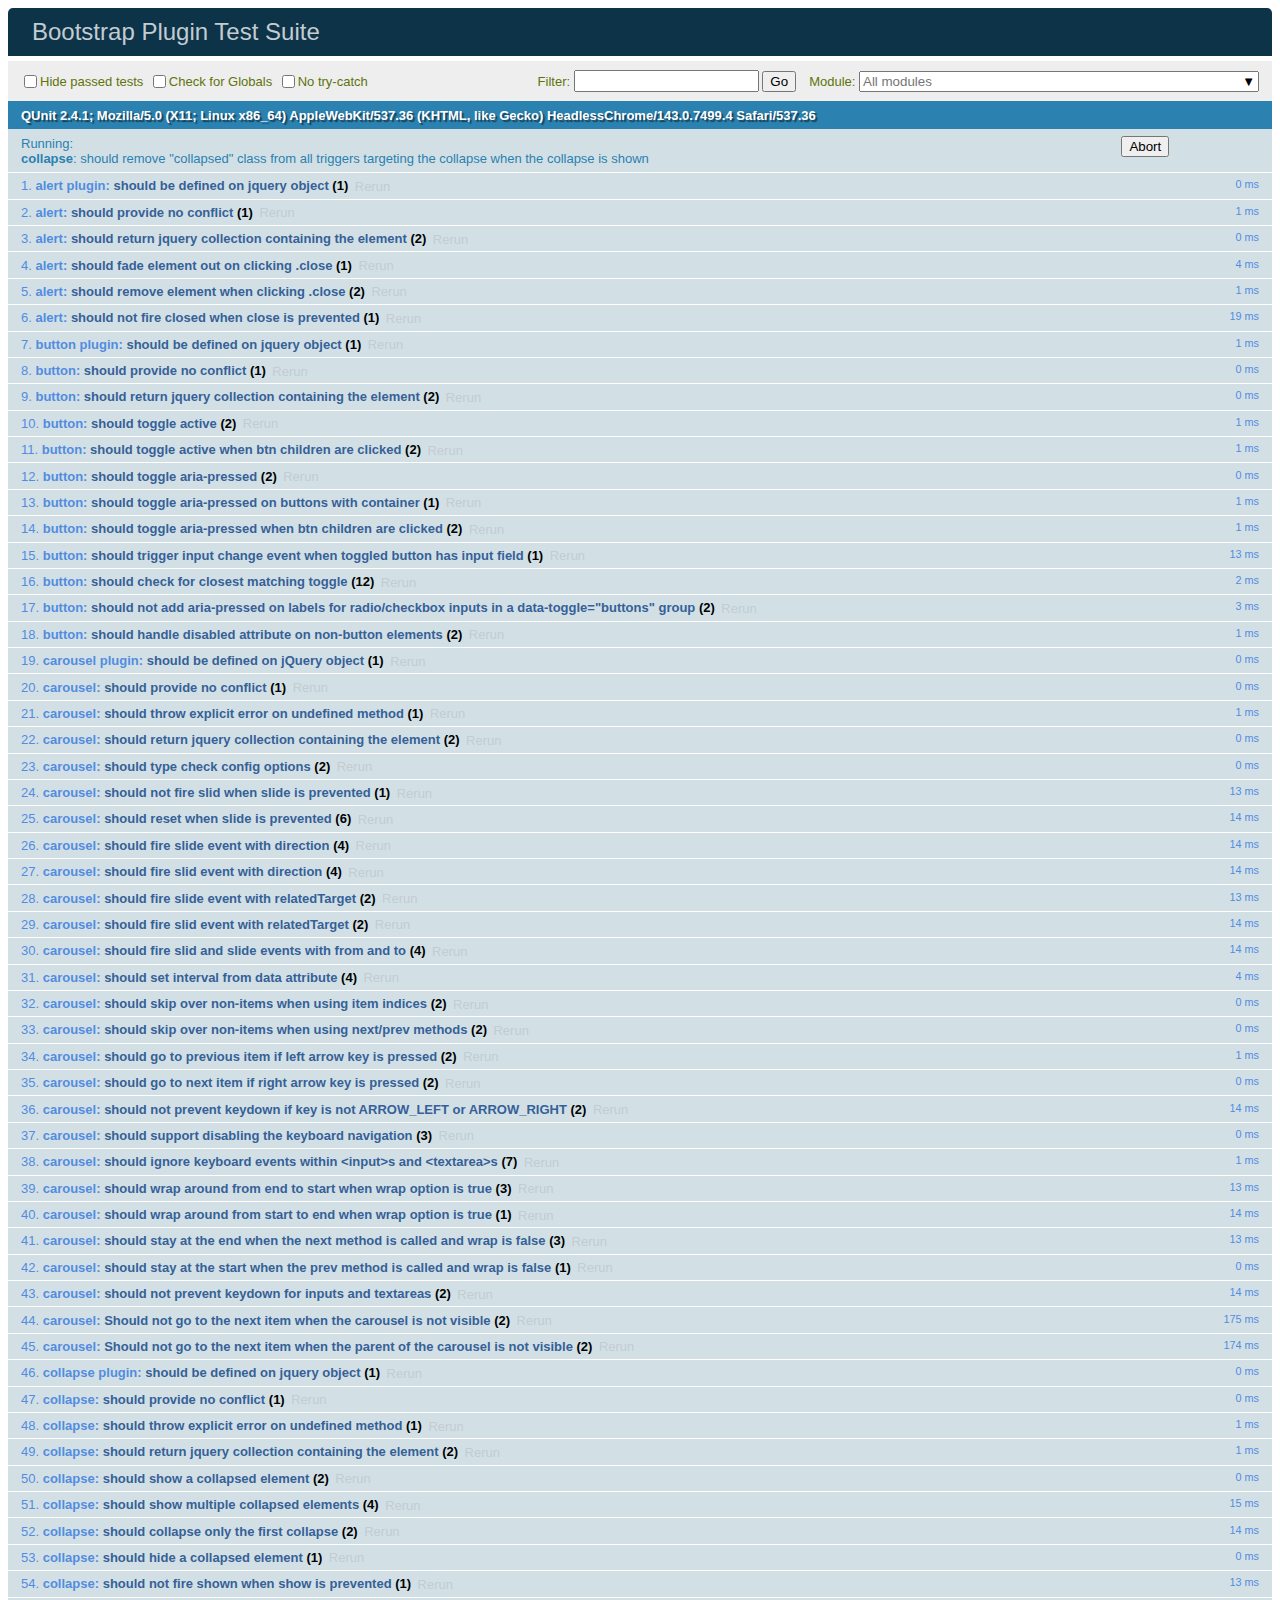
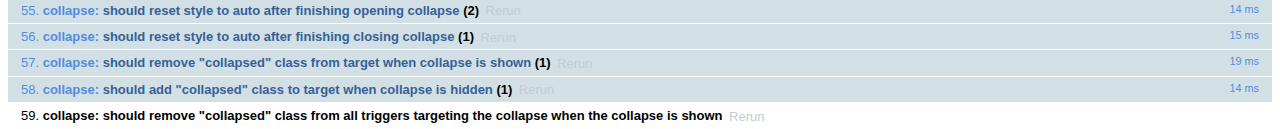
<file: static/bootstrap/js/tests/index.html>
<!doctype html>
<html lang="en">
  <head>
    <meta charset="utf-8">
    <meta name="viewport" content="width=device-width, initial-scale=1, shrink-to-fit=no">
    <title>Bootstrap Plugin Test Suite</title>

    <!-- jQuery -->
    <script>
      (function () {
        var path = '../../assets/js/vendor/jquery-slim.min.js'
        // get jquery param from the query string.
        var jQueryVersion = location.search.match(/[?&]jquery=(.*?)(?=&|$)/)

        // If a version was specified, use that version from our vendor folder
        if (jQueryVersion) {
          path = 'vendor/jquery-' + jQueryVersion[1] + '.min.js'
        }
        document.write('<script src="' + path + '"><\/script>')
      }())
    </script>
    <script src="../../assets/js/vendor/popper.min.js"></script>

    <!-- QUnit -->
    <link rel="stylesheet" href="vendor/qunit.css" media="screen">
    <script src="vendor/qunit.js"></script>

    <script>
      // Disable jQuery event aliases to ensure we don't accidentally use any of them
      [
        'blur',
        'focus',
        'focusin',
        'focusout',
        'resize',
        'scroll',
        'click',
        'dblclick',
        'mousedown',
        'mouseup',
        'mousemove',
        'mouseover',
        'mouseout',
        'mouseenter',
        'mouseleave',
        'change',
        'select',
        'submit',
        'keydown',
        'keypress',
        'keyup',
        'contextmenu'
      ].forEach(function(eventAlias) {
        $.fn[eventAlias] = function() {
          throw new Error('Using the ".' + eventAlias + '()" method is not allowed, so that Bootstrap can be compatible with custom jQuery builds which exclude the "event aliases" module that defines said method. See https://github.com/twbs/bootstrap/blob/master/CONTRIBUTING.md#js')
        }
      })

      // Require assert.expect in each test
      QUnit.config.requireExpects = true

      // See https://github.com/axemclion/grunt-saucelabs#test-result-details-with-qunit
      var log = []
      var testName

      QUnit.done(function(testResults) {
        var tests = []
        for (var i = 0; i < log.length; i++) {
          var details = log[i]
          tests.push({
            name: details.name,
            result: details.result,
            expected: details.expected,
            actual: details.actual,
            source: details.source
          })
        }
        testResults.tests = tests

        window.global_test_results = testResults
      })

      QUnit.testStart(function(testDetails) {
        QUnit.log(function(details) {
          if (!details.result) {
            details.name = testDetails.name
            log.push(details)
          }
        })
      })

      // Display fixture on-screen on iOS to avoid false positives
      // See https://github.com/twbs/bootstrap/pull/15955
      if (/iPhone|iPad|iPod/.test(navigator.userAgent)) {
        QUnit.begin(function() {
          $('#qunit-fixture').css({ top: 0, left: 0 })
        })

        QUnit.done(function() {
          $('#qunit-fixture').css({ top: '', left: '' })
        })
      }
    </script>

    <!-- Transpiled Plugins -->
    <script src="../dist/util.js"></script>
    <script src="../dist/alert.js"></script>
    <script src="../dist/button.js"></script>
    <script src="../dist/carousel.js"></script>
    <script src="../dist/collapse.js"></script>
    <script src="../dist/dropdown.js"></script>
    <script src="../dist/modal.js"></script>
    <script src="../dist/scrollspy.js"></script>
    <script src="../dist/tab.js"></script>
    <script src="../dist/tooltip.js"></script>
    <script src="../dist/popover.js"></script>

    <!-- Unit Tests -->
    <script src="unit/alert.js"></script>
    <script src="unit/button.js"></script>
    <script src="unit/carousel.js"></script>
    <script src="unit/collapse.js"></script>
    <script src="unit/dropdown.js"></script>
    <script src="unit/modal.js"></script>
    <script src="unit/scrollspy.js"></script>
    <script src="unit/tab.js"></script>
    <script src="unit/tooltip.js"></script>
    <script src="unit/popover.js"></script>
    <script src="unit/util.js"></script>
  </head>
  <body>
    <div id="qunit-container">
      <div id="qunit"></div>
      <div id="qunit-fixture"></div>
    </div>
  </body>
</html>
</file>
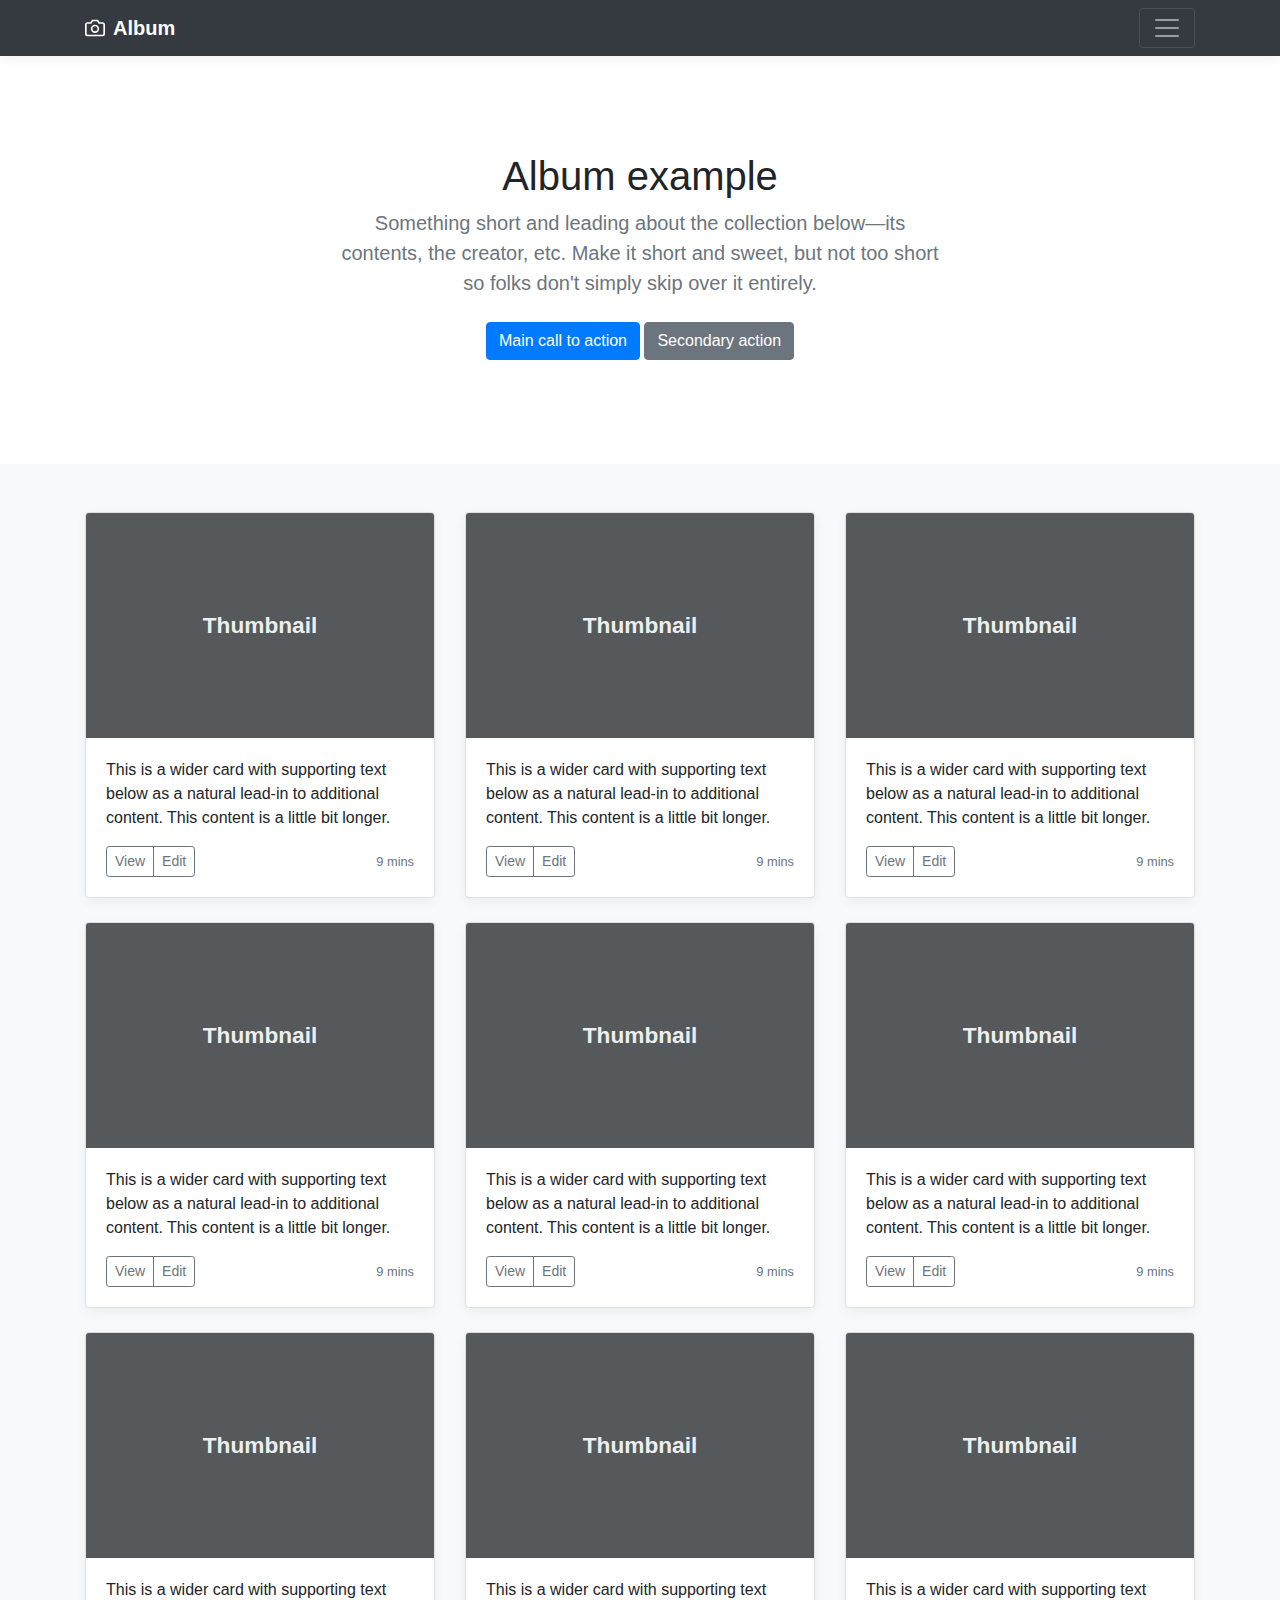
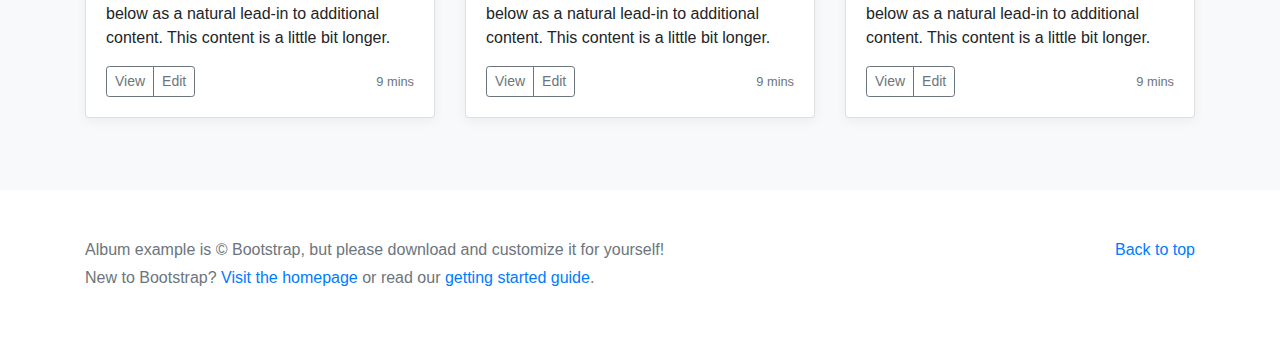
<file: static/bootstrap/docs/4.0/examples/album/index.html>
<!doctype html>
<html lang="en">
  <head>
    <meta charset="utf-8">
    <meta name="viewport" content="width=device-width, initial-scale=1, shrink-to-fit=no">
    <meta name="description" content="">
    <meta name="author" content="">
    <link rel="icon" href="../../../../favicon.ico">

    <title>Album example for Bootstrap</title>

    <!-- Bootstrap core CSS -->
    <link href="../../../../dist/css/bootstrap.min.css" rel="stylesheet">

    <!-- Custom styles for this template -->
    <link href="album.css" rel="stylesheet">
  </head>

  <body>

    <header>
      <div class="collapse bg-dark" id="navbarHeader">
        <div class="container">
          <div class="row">
            <div class="col-sm-8 col-md-7 py-4">
              <h4 class="text-white">About</h4>
              <p class="text-muted">Add some information about the album below, the author, or any other background context. Make it a few sentences long so folks can pick up some informative tidbits. Then, link them off to some social networking sites or contact information.</p>
            </div>
            <div class="col-sm-4 offset-md-1 py-4">
              <h4 class="text-white">Contact</h4>
              <ul class="list-unstyled">
                <li><a href="#" class="text-white">Follow on Twitter</a></li>
                <li><a href="#" class="text-white">Like on Facebook</a></li>
                <li><a href="#" class="text-white">Email me</a></li>
              </ul>
            </div>
          </div>
        </div>
      </div>
      <div class="navbar navbar-dark bg-dark box-shadow">
        <div class="container d-flex justify-content-between">
          <a href="#" class="navbar-brand d-flex align-items-center">
            <svg xmlns="http://www.w3.org/2000/svg" width="20" height="20" viewBox="0 0 24 24" fill="none" stroke="currentColor" stroke-width="2" stroke-linecap="round" stroke-linejoin="round" class="mr-2"><path d="M23 19a2 2 0 0 1-2 2H3a2 2 0 0 1-2-2V8a2 2 0 0 1 2-2h4l2-3h6l2 3h4a2 2 0 0 1 2 2z"></path><circle cx="12" cy="13" r="4"></circle></svg>
            <strong>Album</strong>
          </a>
          <button class="navbar-toggler" type="button" data-toggle="collapse" data-target="#navbarHeader" aria-controls="navbarHeader" aria-expanded="false" aria-label="Toggle navigation">
            <span class="navbar-toggler-icon"></span>
          </button>
        </div>
      </div>
    </header>

    <main role="main">

      <section class="jumbotron text-center">
        <div class="container">
          <h1 class="jumbotron-heading">Album example</h1>
          <p class="lead text-muted">Something short and leading about the collection below—its contents, the creator, etc. Make it short and sweet, but not too short so folks don't simply skip over it entirely.</p>
          <p>
            <a href="#" class="btn btn-primary my-2">Main call to action</a>
            <a href="#" class="btn btn-secondary my-2">Secondary action</a>
          </p>
        </div>
      </section>

      <div class="album py-5 bg-light">
        <div class="container">

          <div class="row">
            <div class="col-md-4">
              <div class="card mb-4 box-shadow">
                <img class="card-img-top" data-src="holder.js/100px225?theme=thumb&bg=55595c&fg=eceeef&text=Thumbnail" alt="Card image cap">
                <div class="card-body">
                  <p class="card-text">This is a wider card with supporting text below as a natural lead-in to additional content. This content is a little bit longer.</p>
                  <div class="d-flex justify-content-between align-items-center">
                    <div class="btn-group">
                      <button type="button" class="btn btn-sm btn-outline-secondary">View</button>
                      <button type="button" class="btn btn-sm btn-outline-secondary">Edit</button>
                    </div>
                    <small class="text-muted">9 mins</small>
                  </div>
                </div>
              </div>
            </div>
            <div class="col-md-4">
              <div class="card mb-4 box-shadow">
                <img class="card-img-top" data-src="holder.js/100px225?theme=thumb&bg=55595c&fg=eceeef&text=Thumbnail" alt="Card image cap">
                <div class="card-body">
                  <p class="card-text">This is a wider card with supporting text below as a natural lead-in to additional content. This content is a little bit longer.</p>
                  <div class="d-flex justify-content-between align-items-center">
                    <div class="btn-group">
                      <button type="button" class="btn btn-sm btn-outline-secondary">View</button>
                      <button type="button" class="btn btn-sm btn-outline-secondary">Edit</button>
                    </div>
                    <small class="text-muted">9 mins</small>
                  </div>
                </div>
              </div>
            </div>
            <div class="col-md-4">
              <div class="card mb-4 box-shadow">
                <img class="card-img-top" data-src="holder.js/100px225?theme=thumb&bg=55595c&fg=eceeef&text=Thumbnail" alt="Card image cap">
                <div class="card-body">
                  <p class="card-text">This is a wider card with supporting text below as a natural lead-in to additional content. This content is a little bit longer.</p>
                  <div class="d-flex justify-content-between align-items-center">
                    <div class="btn-group">
                      <button type="button" class="btn btn-sm btn-outline-secondary">View</button>
                      <button type="button" class="btn btn-sm btn-outline-secondary">Edit</button>
                    </div>
                    <small class="text-muted">9 mins</small>
                  </div>
                </div>
              </div>
            </div>

            <div class="col-md-4">
              <div class="card mb-4 box-shadow">
                <img class="card-img-top" data-src="holder.js/100px225?theme=thumb&bg=55595c&fg=eceeef&text=Thumbnail" alt="Card image cap">
                <div class="card-body">
                  <p class="card-text">This is a wider card with supporting text below as a natural lead-in to additional content. This content is a little bit longer.</p>
                  <div class="d-flex justify-content-between align-items-center">
                    <div class="btn-group">
                      <button type="button" class="btn btn-sm btn-outline-secondary">View</button>
                      <button type="button" class="btn btn-sm btn-outline-secondary">Edit</button>
                    </div>
                    <small class="text-muted">9 mins</small>
                  </div>
                </div>
              </div>
            </div>
            <div class="col-md-4">
              <div class="card mb-4 box-shadow">
                <img class="card-img-top" data-src="holder.js/100px225?theme=thumb&bg=55595c&fg=eceeef&text=Thumbnail" alt="Card image cap">
                <div class="card-body">
                  <p class="card-text">This is a wider card with supporting text below as a natural lead-in to additional content. This content is a little bit longer.</p>
                  <div class="d-flex justify-content-between align-items-center">
                    <div class="btn-group">
                      <button type="button" class="btn btn-sm btn-outline-secondary">View</button>
                      <button type="button" class="btn btn-sm btn-outline-secondary">Edit</button>
                    </div>
                    <small class="text-muted">9 mins</small>
                  </div>
                </div>
              </div>
            </div>
            <div class="col-md-4">
              <div class="card mb-4 box-shadow">
                <img class="card-img-top" data-src="holder.js/100px225?theme=thumb&bg=55595c&fg=eceeef&text=Thumbnail" alt="Card image cap">
                <div class="card-body">
                  <p class="card-text">This is a wider card with supporting text below as a natural lead-in to additional content. This content is a little bit longer.</p>
                  <div class="d-flex justify-content-between align-items-center">
                    <div class="btn-group">
                      <button type="button" class="btn btn-sm btn-outline-secondary">View</button>
                      <button type="button" class="btn btn-sm btn-outline-secondary">Edit</button>
                    </div>
                    <small class="text-muted">9 mins</small>
                  </div>
                </div>
              </div>
            </div>

            <div class="col-md-4">
              <div class="card mb-4 box-shadow">
                <img class="card-img-top" data-src="holder.js/100px225?theme=thumb&bg=55595c&fg=eceeef&text=Thumbnail" alt="Card image cap">
                <div class="card-body">
                  <p class="card-text">This is a wider card with supporting text below as a natural lead-in to additional content. This content is a little bit longer.</p>
                  <div class="d-flex justify-content-between align-items-center">
                    <div class="btn-group">
                      <button type="button" class="btn btn-sm btn-outline-secondary">View</button>
                      <button type="button" class="btn btn-sm btn-outline-secondary">Edit</button>
                    </div>
                    <small class="text-muted">9 mins</small>
                  </div>
                </div>
              </div>
            </div>
            <div class="col-md-4">
              <div class="card mb-4 box-shadow">
                <img class="card-img-top" data-src="holder.js/100px225?theme=thumb&bg=55595c&fg=eceeef&text=Thumbnail" alt="Card image cap">
                <div class="card-body">
                  <p class="card-text">This is a wider card with supporting text below as a natural lead-in to additional content. This content is a little bit longer.</p>
                  <div class="d-flex justify-content-between align-items-center">
                    <div class="btn-group">
                      <button type="button" class="btn btn-sm btn-outline-secondary">View</button>
                      <button type="button" class="btn btn-sm btn-outline-secondary">Edit</button>
                    </div>
                    <small class="text-muted">9 mins</small>
                  </div>
                </div>
              </div>
            </div>
            <div class="col-md-4">
              <div class="card mb-4 box-shadow">
                <img class="card-img-top" data-src="holder.js/100px225?theme=thumb&bg=55595c&fg=eceeef&text=Thumbnail" alt="Card image cap">
                <div class="card-body">
                  <p class="card-text">This is a wider card with supporting text below as a natural lead-in to additional content. This content is a little bit longer.</p>
                  <div class="d-flex justify-content-between align-items-center">
                    <div class="btn-group">
                      <button type="button" class="btn btn-sm btn-outline-secondary">View</button>
                      <button type="button" class="btn btn-sm btn-outline-secondary">Edit</button>
                    </div>
                    <small class="text-muted">9 mins</small>
                  </div>
                </div>
              </div>
            </div>
          </div>
        </div>
      </div>

    </main>

    <footer class="text-muted">
      <div class="container">
        <p class="float-right">
          <a href="#">Back to top</a>
        </p>
        <p>Album example is &copy; Bootstrap, but please download and customize it for yourself!</p>
        <p>New to Bootstrap? <a href="../../">Visit the homepage</a> or read our <a href="../../getting-started/">getting started guide</a>.</p>
      </div>
    </footer>

    <!-- Bootstrap core JavaScript
    ================================================== -->
    <!-- Placed at the end of the document so the pages load faster -->
    <script src="https://code.jquery.com/jquery-3.2.1.slim.min.js" integrity="sha384-KJ3o2DKtIkvYIK3UENzmM7KCkRr/rE9/Qpg6aAZGJwFDMVNA/GpGFF93hXpG5KkN" crossorigin="anonymous"></script>
    <script>window.jQuery || document.write('<script src="../../../../assets/js/vendor/jquery-slim.min.js"><\/script>')</script>
    <script src="../../../../assets/js/vendor/popper.min.js"></script>
    <script src="../../../../dist/js/bootstrap.min.js"></script>
    <script src="../../../../assets/js/vendor/holder.min.js"></script>
  </body>
</html>
</file>
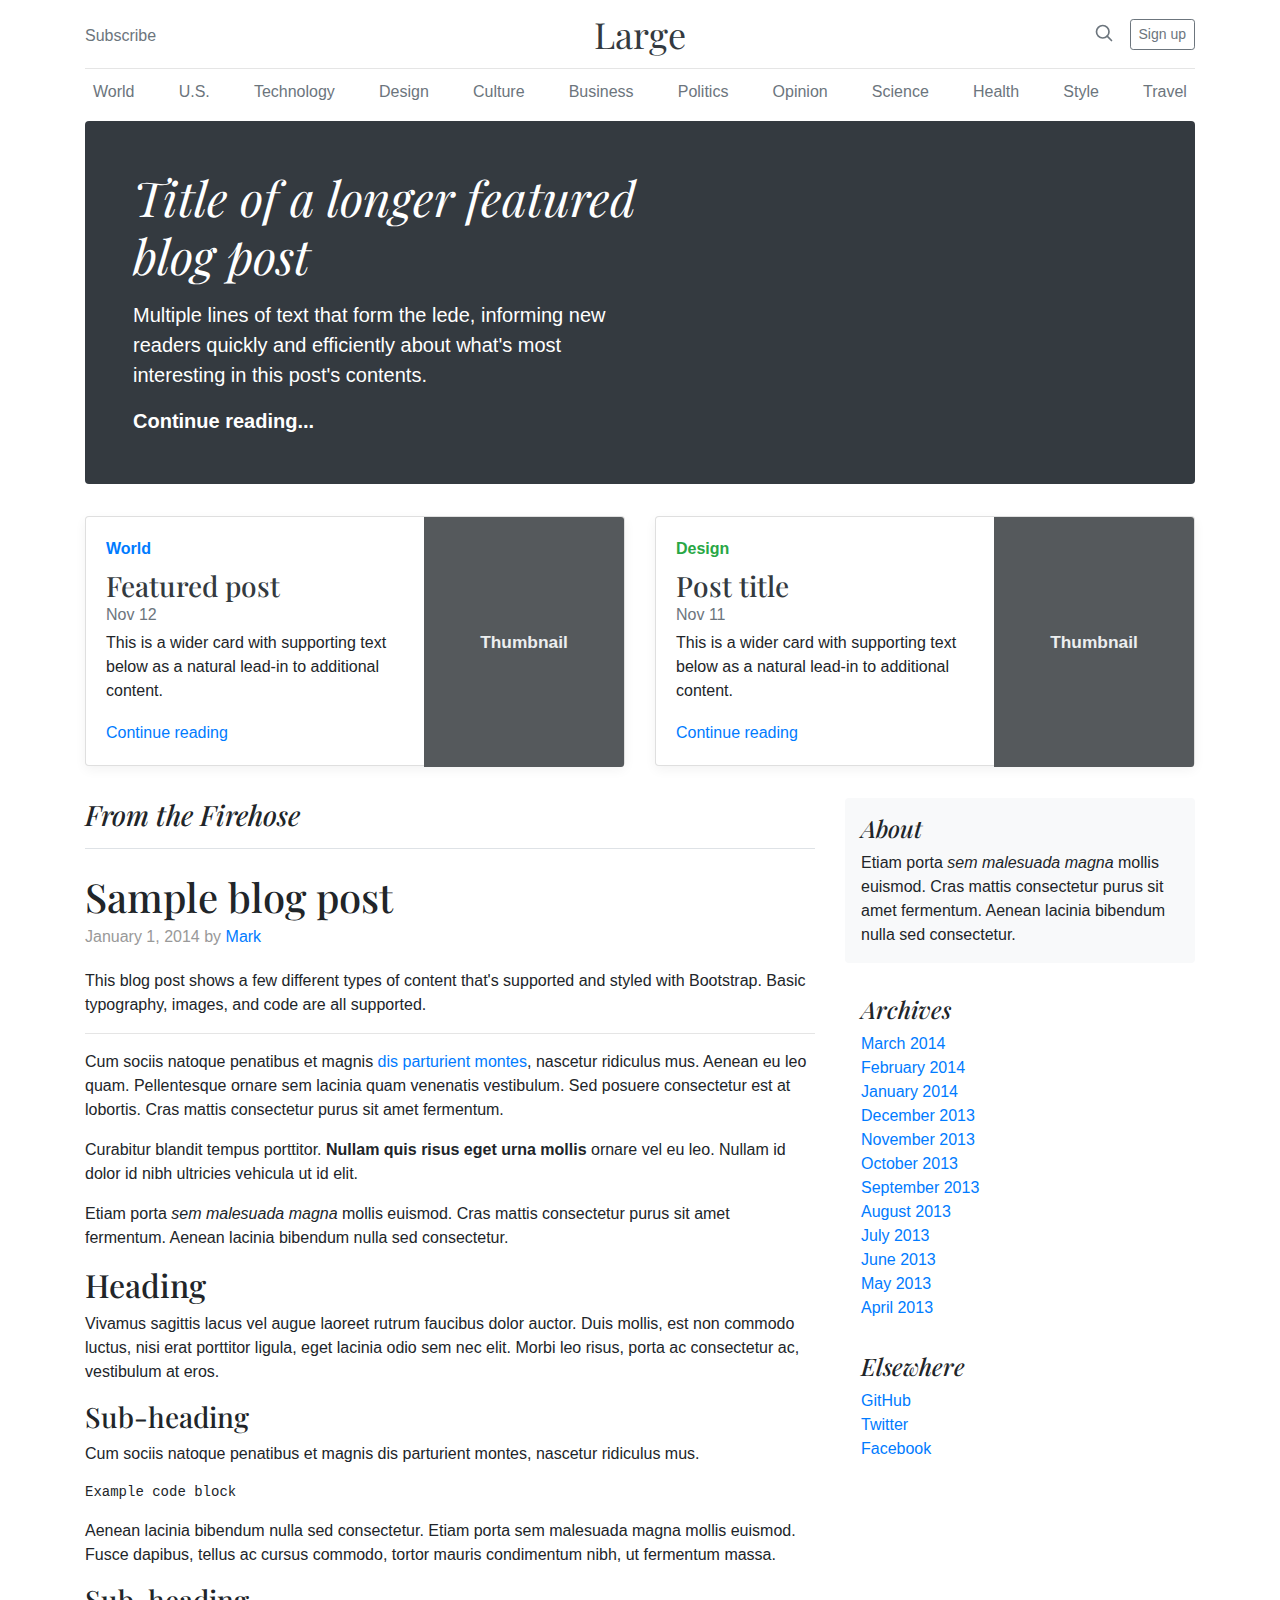
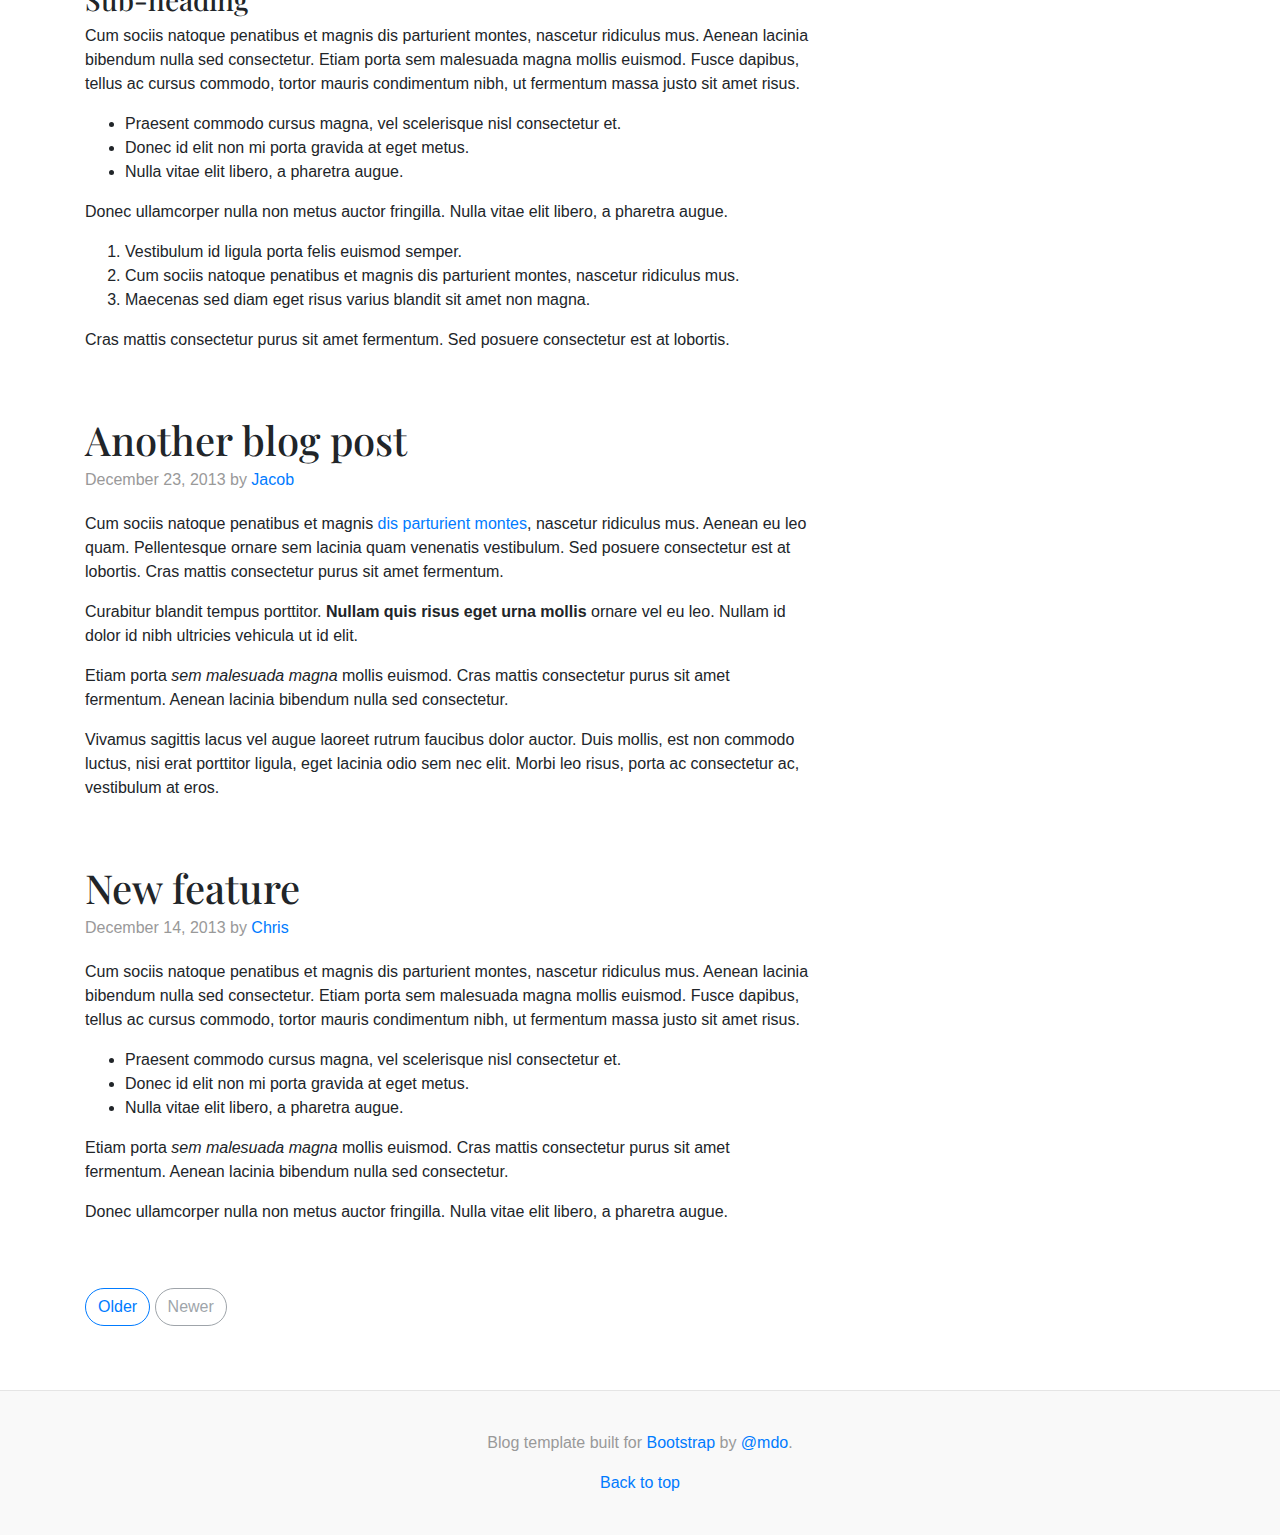
<file: static/bootstrap/docs/4.0/examples/blog/index.html>
<!doctype html>
<html lang="en">
  <head>
    <meta charset="utf-8">
    <meta name="viewport" content="width=device-width, initial-scale=1, shrink-to-fit=no">
    <meta name="description" content="">
    <meta name="author" content="">
    <link rel="icon" href="../../../../favicon.ico">

    <title>Blog Template for Bootstrap</title>

    <!-- Bootstrap core CSS -->
    <link href="../../../../dist/css/bootstrap.min.css" rel="stylesheet">

    <!-- Custom styles for this template -->
    <link href="https://fonts.googleapis.com/css?family=Playfair+Display:700,900" rel="stylesheet">
    <link href="blog.css" rel="stylesheet">
  </head>

  <body>

    <div class="container">
      <header class="blog-header py-3">
        <div class="row flex-nowrap justify-content-between align-items-center">
          <div class="col-4 pt-1">
            <a class="text-muted" href="#">Subscribe</a>
          </div>
          <div class="col-4 text-center">
            <a class="blog-header-logo text-dark" href="#">Large</a>
          </div>
          <div class="col-4 d-flex justify-content-end align-items-center">
            <a class="text-muted" href="#">
              <svg xmlns="http://www.w3.org/2000/svg" width="20" height="20" viewBox="0 0 24 24" fill="none" stroke="currentColor" stroke-width="2" stroke-linecap="round" stroke-linejoin="round" class="mx-3"><circle cx="10.5" cy="10.5" r="7.5"></circle><line x1="21" y1="21" x2="15.8" y2="15.8"></line></svg>
            </a>
            <a class="btn btn-sm btn-outline-secondary" href="#">Sign up</a>
          </div>
        </div>
      </header>

      <div class="nav-scroller py-1 mb-2">
        <nav class="nav d-flex justify-content-between">
          <a class="p-2 text-muted" href="#">World</a>
          <a class="p-2 text-muted" href="#">U.S.</a>
          <a class="p-2 text-muted" href="#">Technology</a>
          <a class="p-2 text-muted" href="#">Design</a>
          <a class="p-2 text-muted" href="#">Culture</a>
          <a class="p-2 text-muted" href="#">Business</a>
          <a class="p-2 text-muted" href="#">Politics</a>
          <a class="p-2 text-muted" href="#">Opinion</a>
          <a class="p-2 text-muted" href="#">Science</a>
          <a class="p-2 text-muted" href="#">Health</a>
          <a class="p-2 text-muted" href="#">Style</a>
          <a class="p-2 text-muted" href="#">Travel</a>
        </nav>
      </div>

      <div class="jumbotron p-3 p-md-5 text-white rounded bg-dark">
        <div class="col-md-6 px-0">
          <h1 class="display-4 font-italic">Title of a longer featured blog post</h1>
          <p class="lead my-3">Multiple lines of text that form the lede, informing new readers quickly and efficiently about what's most interesting in this post's contents.</p>
          <p class="lead mb-0"><a href="#" class="text-white font-weight-bold">Continue reading...</a></p>
        </div>
      </div>

      <div class="row mb-2">
        <div class="col-md-6">
          <div class="card flex-md-row mb-4 box-shadow h-md-250">
            <div class="card-body d-flex flex-column align-items-start">
              <strong class="d-inline-block mb-2 text-primary">World</strong>
              <h3 class="mb-0">
                <a class="text-dark" href="#">Featured post</a>
              </h3>
              <div class="mb-1 text-muted">Nov 12</div>
              <p class="card-text mb-auto">This is a wider card with supporting text below as a natural lead-in to additional content.</p>
              <a href="#">Continue reading</a>
            </div>
            <img class="card-img-right flex-auto d-none d-md-block" data-src="holder.js/200x250?theme=thumb" alt="Card image cap">
          </div>
        </div>
        <div class="col-md-6">
          <div class="card flex-md-row mb-4 box-shadow h-md-250">
            <div class="card-body d-flex flex-column align-items-start">
              <strong class="d-inline-block mb-2 text-success">Design</strong>
              <h3 class="mb-0">
                <a class="text-dark" href="#">Post title</a>
              </h3>
              <div class="mb-1 text-muted">Nov 11</div>
              <p class="card-text mb-auto">This is a wider card with supporting text below as a natural lead-in to additional content.</p>
              <a href="#">Continue reading</a>
            </div>
            <img class="card-img-right flex-auto d-none d-md-block" data-src="holder.js/200x250?theme=thumb" alt="Card image cap">
          </div>
        </div>
      </div>
    </div>

    <main role="main" class="container">
      <div class="row">
        <div class="col-md-8 blog-main">
          <h3 class="pb-3 mb-4 font-italic border-bottom">
            From the Firehose
          </h3>

          <div class="blog-post">
            <h2 class="blog-post-title">Sample blog post</h2>
            <p class="blog-post-meta">January 1, 2014 by <a href="#">Mark</a></p>

            <p>This blog post shows a few different types of content that's supported and styled with Bootstrap. Basic typography, images, and code are all supported.</p>
            <hr>
            <p>Cum sociis natoque penatibus et magnis <a href="#">dis parturient montes</a>, nascetur ridiculus mus. Aenean eu leo quam. Pellentesque ornare sem lacinia quam venenatis vestibulum. Sed posuere consectetur est at lobortis. Cras mattis consectetur purus sit amet fermentum.</p>
            <blockquote>
              <p>Curabitur blandit tempus porttitor. <strong>Nullam quis risus eget urna mollis</strong> ornare vel eu leo. Nullam id dolor id nibh ultricies vehicula ut id elit.</p>
            </blockquote>
            <p>Etiam porta <em>sem malesuada magna</em> mollis euismod. Cras mattis consectetur purus sit amet fermentum. Aenean lacinia bibendum nulla sed consectetur.</p>
            <h2>Heading</h2>
            <p>Vivamus sagittis lacus vel augue laoreet rutrum faucibus dolor auctor. Duis mollis, est non commodo luctus, nisi erat porttitor ligula, eget lacinia odio sem nec elit. Morbi leo risus, porta ac consectetur ac, vestibulum at eros.</p>
            <h3>Sub-heading</h3>
            <p>Cum sociis natoque penatibus et magnis dis parturient montes, nascetur ridiculus mus.</p>
            <pre><code>Example code block</code></pre>
            <p>Aenean lacinia bibendum nulla sed consectetur. Etiam porta sem malesuada magna mollis euismod. Fusce dapibus, tellus ac cursus commodo, tortor mauris condimentum nibh, ut fermentum massa.</p>
            <h3>Sub-heading</h3>
            <p>Cum sociis natoque penatibus et magnis dis parturient montes, nascetur ridiculus mus. Aenean lacinia bibendum nulla sed consectetur. Etiam porta sem malesuada magna mollis euismod. Fusce dapibus, tellus ac cursus commodo, tortor mauris condimentum nibh, ut fermentum massa justo sit amet risus.</p>
            <ul>
              <li>Praesent commodo cursus magna, vel scelerisque nisl consectetur et.</li>
              <li>Donec id elit non mi porta gravida at eget metus.</li>
              <li>Nulla vitae elit libero, a pharetra augue.</li>
            </ul>
            <p>Donec ullamcorper nulla non metus auctor fringilla. Nulla vitae elit libero, a pharetra augue.</p>
            <ol>
              <li>Vestibulum id ligula porta felis euismod semper.</li>
              <li>Cum sociis natoque penatibus et magnis dis parturient montes, nascetur ridiculus mus.</li>
              <li>Maecenas sed diam eget risus varius blandit sit amet non magna.</li>
            </ol>
            <p>Cras mattis consectetur purus sit amet fermentum. Sed posuere consectetur est at lobortis.</p>
          </div><!-- /.blog-post -->

          <div class="blog-post">
            <h2 class="blog-post-title">Another blog post</h2>
            <p class="blog-post-meta">December 23, 2013 by <a href="#">Jacob</a></p>

            <p>Cum sociis natoque penatibus et magnis <a href="#">dis parturient montes</a>, nascetur ridiculus mus. Aenean eu leo quam. Pellentesque ornare sem lacinia quam venenatis vestibulum. Sed posuere consectetur est at lobortis. Cras mattis consectetur purus sit amet fermentum.</p>
            <blockquote>
              <p>Curabitur blandit tempus porttitor. <strong>Nullam quis risus eget urna mollis</strong> ornare vel eu leo. Nullam id dolor id nibh ultricies vehicula ut id elit.</p>
            </blockquote>
            <p>Etiam porta <em>sem malesuada magna</em> mollis euismod. Cras mattis consectetur purus sit amet fermentum. Aenean lacinia bibendum nulla sed consectetur.</p>
            <p>Vivamus sagittis lacus vel augue laoreet rutrum faucibus dolor auctor. Duis mollis, est non commodo luctus, nisi erat porttitor ligula, eget lacinia odio sem nec elit. Morbi leo risus, porta ac consectetur ac, vestibulum at eros.</p>
          </div><!-- /.blog-post -->

          <div class="blog-post">
            <h2 class="blog-post-title">New feature</h2>
            <p class="blog-post-meta">December 14, 2013 by <a href="#">Chris</a></p>

            <p>Cum sociis natoque penatibus et magnis dis parturient montes, nascetur ridiculus mus. Aenean lacinia bibendum nulla sed consectetur. Etiam porta sem malesuada magna mollis euismod. Fusce dapibus, tellus ac cursus commodo, tortor mauris condimentum nibh, ut fermentum massa justo sit amet risus.</p>
            <ul>
              <li>Praesent commodo cursus magna, vel scelerisque nisl consectetur et.</li>
              <li>Donec id elit non mi porta gravida at eget metus.</li>
              <li>Nulla vitae elit libero, a pharetra augue.</li>
            </ul>
            <p>Etiam porta <em>sem malesuada magna</em> mollis euismod. Cras mattis consectetur purus sit amet fermentum. Aenean lacinia bibendum nulla sed consectetur.</p>
            <p>Donec ullamcorper nulla non metus auctor fringilla. Nulla vitae elit libero, a pharetra augue.</p>
          </div><!-- /.blog-post -->

          <nav class="blog-pagination">
            <a class="btn btn-outline-primary" href="#">Older</a>
            <a class="btn btn-outline-secondary disabled" href="#">Newer</a>
          </nav>

        </div><!-- /.blog-main -->

        <aside class="col-md-4 blog-sidebar">
          <div class="p-3 mb-3 bg-light rounded">
            <h4 class="font-italic">About</h4>
            <p class="mb-0">Etiam porta <em>sem malesuada magna</em> mollis euismod. Cras mattis consectetur purus sit amet fermentum. Aenean lacinia bibendum nulla sed consectetur.</p>
          </div>

          <div class="p-3">
            <h4 class="font-italic">Archives</h4>
            <ol class="list-unstyled mb-0">
              <li><a href="#">March 2014</a></li>
              <li><a href="#">February 2014</a></li>
              <li><a href="#">January 2014</a></li>
              <li><a href="#">December 2013</a></li>
              <li><a href="#">November 2013</a></li>
              <li><a href="#">October 2013</a></li>
              <li><a href="#">September 2013</a></li>
              <li><a href="#">August 2013</a></li>
              <li><a href="#">July 2013</a></li>
              <li><a href="#">June 2013</a></li>
              <li><a href="#">May 2013</a></li>
              <li><a href="#">April 2013</a></li>
            </ol>
          </div>

          <div class="p-3">
            <h4 class="font-italic">Elsewhere</h4>
            <ol class="list-unstyled">
              <li><a href="#">GitHub</a></li>
              <li><a href="#">Twitter</a></li>
              <li><a href="#">Facebook</a></li>
            </ol>
          </div>
        </aside><!-- /.blog-sidebar -->

      </div><!-- /.row -->

    </main><!-- /.container -->

    <footer class="blog-footer">
      <p>Blog template built for <a href="https://getbootstrap.com/">Bootstrap</a> by <a href="https://twitter.com/mdo">@mdo</a>.</p>
      <p>
        <a href="#">Back to top</a>
      </p>
    </footer>

    <!-- Bootstrap core JavaScript
    ================================================== -->
    <!-- Placed at the end of the document so the pages load faster -->
    <script src="https://code.jquery.com/jquery-3.2.1.slim.min.js" integrity="sha384-KJ3o2DKtIkvYIK3UENzmM7KCkRr/rE9/Qpg6aAZGJwFDMVNA/GpGFF93hXpG5KkN" crossorigin="anonymous"></script>
    <script>window.jQuery || document.write('<script src="../../../../assets/js/vendor/jquery-slim.min.js"><\/script>')</script>
    <script src="../../../../assets/js/vendor/popper.min.js"></script>
    <script src="../../../../dist/js/bootstrap.min.js"></script>
    <script src="../../../../assets/js/vendor/holder.min.js"></script>
    <script>
      Holder.addTheme('thumb', {
        bg: '#55595c',
        fg: '#eceeef',
        text: 'Thumbnail'
      });
    </script>
  </body>
</html>
</file>
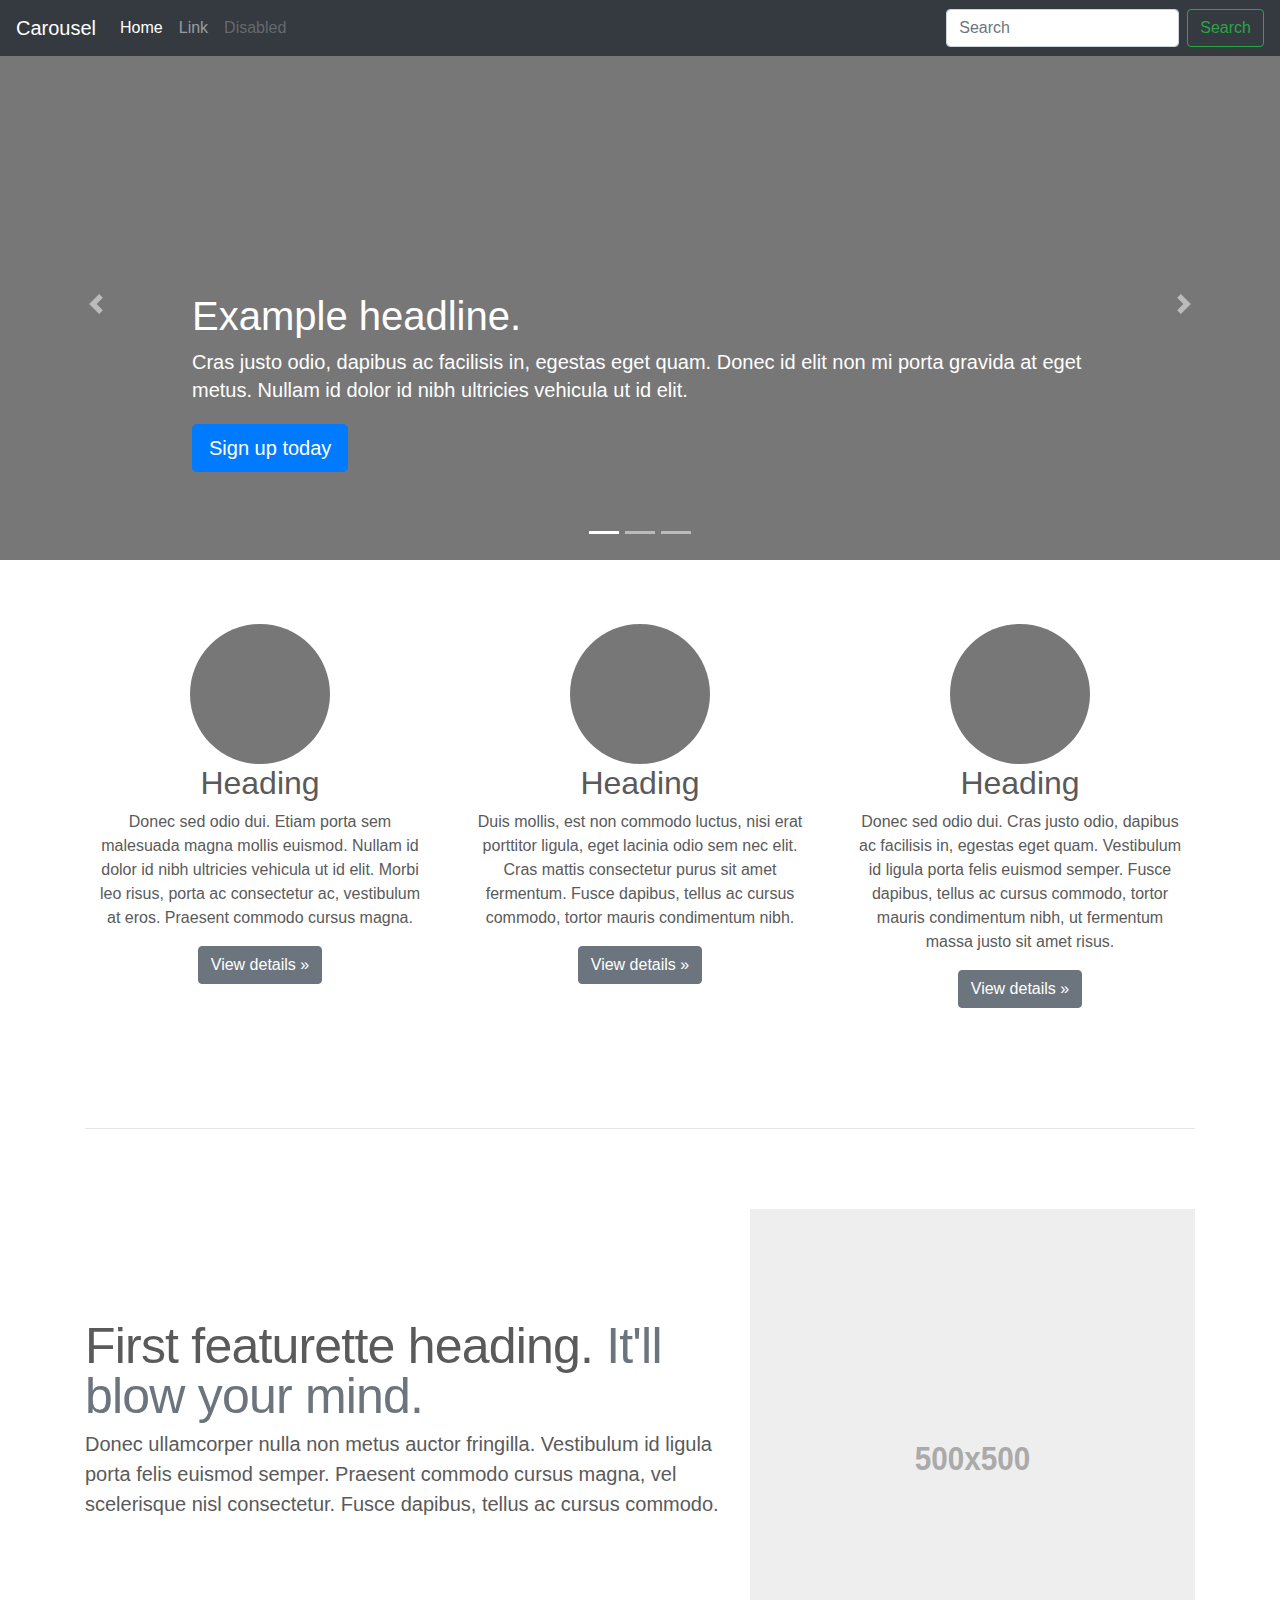
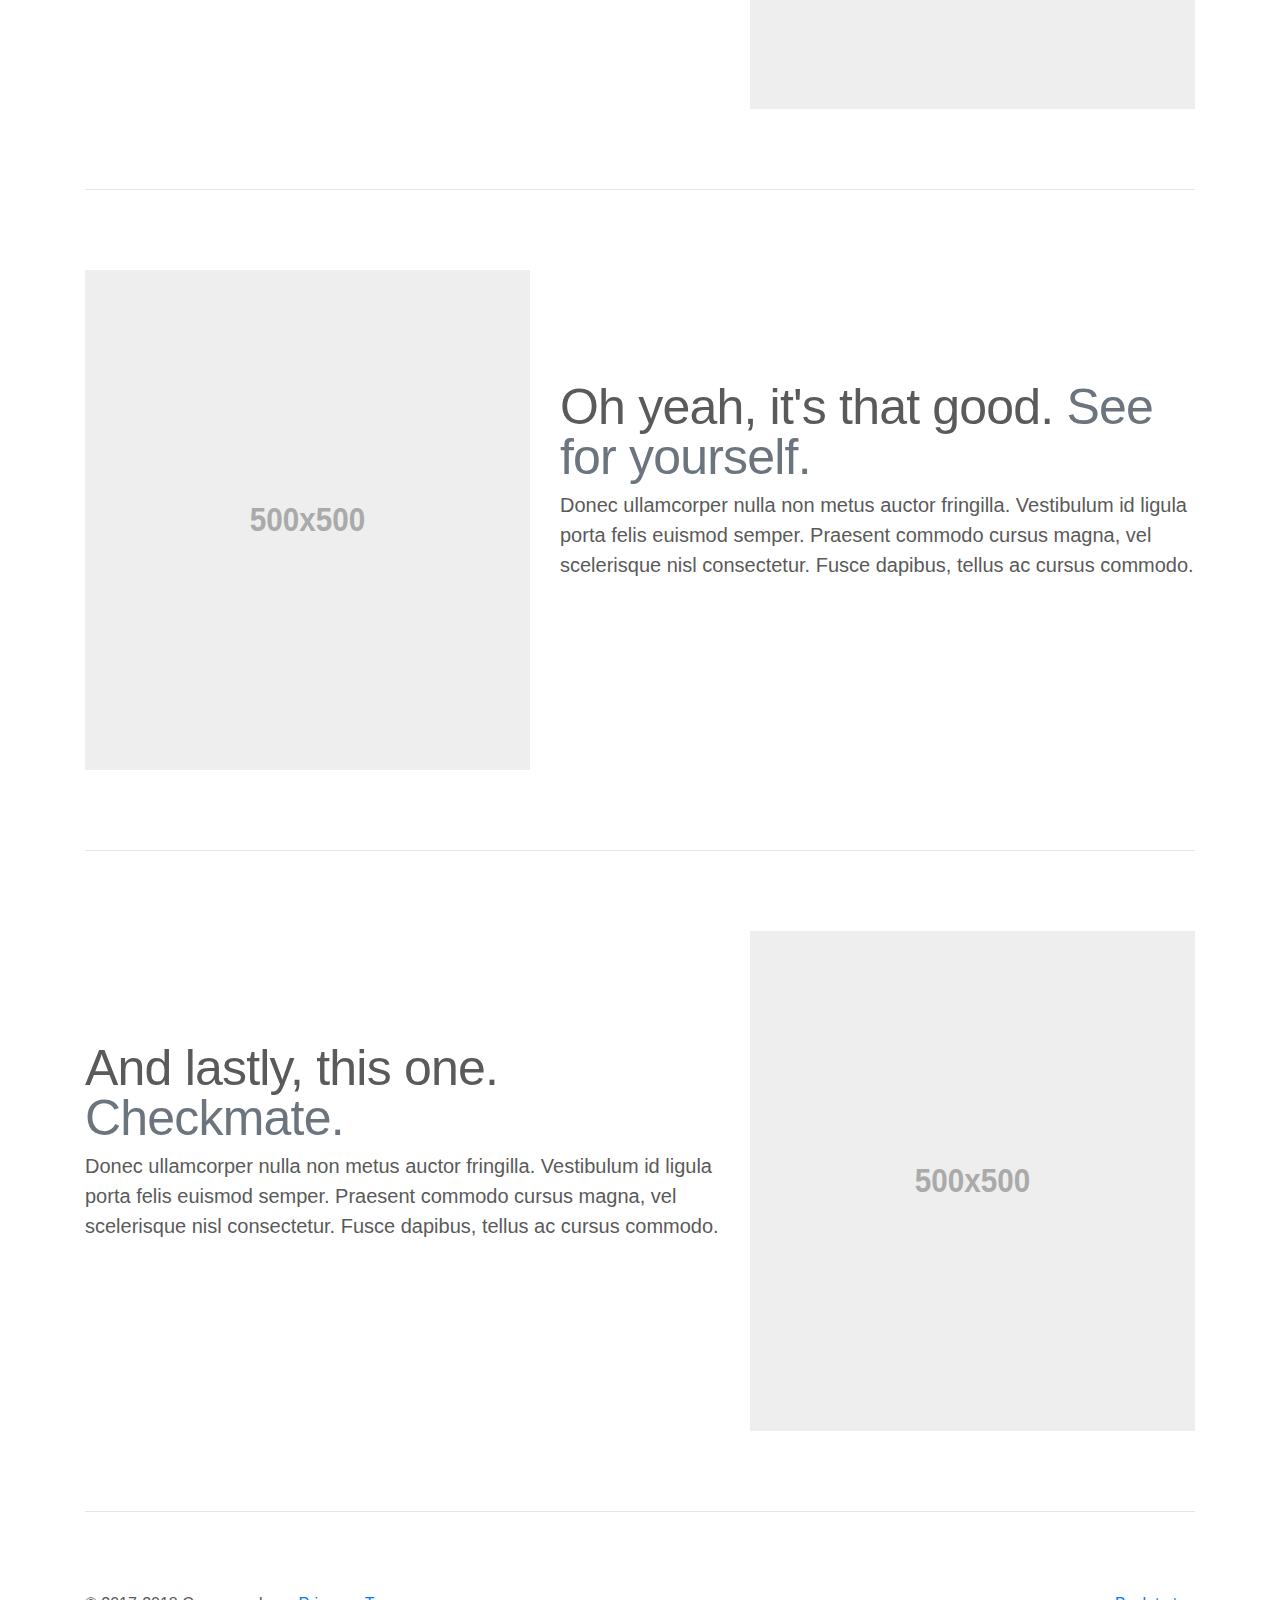
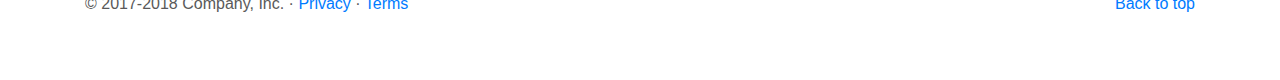
<file: static/bootstrap/docs/4.0/examples/carousel/index.html>
<!doctype html>
<html lang="en">
  <head>
    <meta charset="utf-8">
    <meta name="viewport" content="width=device-width, initial-scale=1, shrink-to-fit=no">
    <meta name="description" content="">
    <meta name="author" content="">
    <link rel="icon" href="../../../../favicon.ico">

    <title>Carousel Template for Bootstrap</title>

    <!-- Bootstrap core CSS -->
    <link href="../../../../dist/css/bootstrap.min.css" rel="stylesheet">

    <!-- Custom styles for this template -->
    <link href="carousel.css" rel="stylesheet">
  </head>
  <body>

    <header>
      <nav class="navbar navbar-expand-md navbar-dark fixed-top bg-dark">
        <a class="navbar-brand" href="#">Carousel</a>
        <button class="navbar-toggler" type="button" data-toggle="collapse" data-target="#navbarCollapse" aria-controls="navbarCollapse" aria-expanded="false" aria-label="Toggle navigation">
          <span class="navbar-toggler-icon"></span>
        </button>
        <div class="collapse navbar-collapse" id="navbarCollapse">
          <ul class="navbar-nav mr-auto">
            <li class="nav-item active">
              <a class="nav-link" href="#">Home <span class="sr-only">(current)</span></a>
            </li>
            <li class="nav-item">
              <a class="nav-link" href="#">Link</a>
            </li>
            <li class="nav-item">
              <a class="nav-link disabled" href="#">Disabled</a>
            </li>
          </ul>
          <form class="form-inline mt-2 mt-md-0">
            <input class="form-control mr-sm-2" type="text" placeholder="Search" aria-label="Search">
            <button class="btn btn-outline-success my-2 my-sm-0" type="submit">Search</button>
          </form>
        </div>
      </nav>
    </header>

    <main role="main">

      <div id="myCarousel" class="carousel slide" data-ride="carousel">
        <ol class="carousel-indicators">
          <li data-target="#myCarousel" data-slide-to="0" class="active"></li>
          <li data-target="#myCarousel" data-slide-to="1"></li>
          <li data-target="#myCarousel" data-slide-to="2"></li>
        </ol>
        <div class="carousel-inner">
          <div class="carousel-item active">
            <img class="first-slide" src="[data-uri]" alt="First slide">
            <div class="container">
              <div class="carousel-caption text-left">
                <h1>Example headline.</h1>
                <p>Cras justo odio, dapibus ac facilisis in, egestas eget quam. Donec id elit non mi porta gravida at eget metus. Nullam id dolor id nibh ultricies vehicula ut id elit.</p>
                <p><a class="btn btn-lg btn-primary" href="#" role="button">Sign up today</a></p>
              </div>
            </div>
          </div>
          <div class="carousel-item">
            <img class="second-slide" src="[data-uri]" alt="Second slide">
            <div class="container">
              <div class="carousel-caption">
                <h1>Another example headline.</h1>
                <p>Cras justo odio, dapibus ac facilisis in, egestas eget quam. Donec id elit non mi porta gravida at eget metus. Nullam id dolor id nibh ultricies vehicula ut id elit.</p>
                <p><a class="btn btn-lg btn-primary" href="#" role="button">Learn more</a></p>
              </div>
            </div>
          </div>
          <div class="carousel-item">
            <img class="third-slide" src="[data-uri]" alt="Third slide">
            <div class="container">
              <div class="carousel-caption text-right">
                <h1>One more for good measure.</h1>
                <p>Cras justo odio, dapibus ac facilisis in, egestas eget quam. Donec id elit non mi porta gravida at eget metus. Nullam id dolor id nibh ultricies vehicula ut id elit.</p>
                <p><a class="btn btn-lg btn-primary" href="#" role="button">Browse gallery</a></p>
              </div>
            </div>
          </div>
        </div>
        <a class="carousel-control-prev" href="#myCarousel" role="button" data-slide="prev">
          <span class="carousel-control-prev-icon" aria-hidden="true"></span>
          <span class="sr-only">Previous</span>
        </a>
        <a class="carousel-control-next" href="#myCarousel" role="button" data-slide="next">
          <span class="carousel-control-next-icon" aria-hidden="true"></span>
          <span class="sr-only">Next</span>
        </a>
      </div>


      <!-- Marketing messaging and featurettes
      ================================================== -->
      <!-- Wrap the rest of the page in another container to center all the content. -->

      <div class="container marketing">

        <!-- Three columns of text below the carousel -->
        <div class="row">
          <div class="col-lg-4">
            <img class="rounded-circle" src="[data-uri]" alt="Generic placeholder image" width="140" height="140">
            <h2>Heading</h2>
            <p>Donec sed odio dui. Etiam porta sem malesuada magna mollis euismod. Nullam id dolor id nibh ultricies vehicula ut id elit. Morbi leo risus, porta ac consectetur ac, vestibulum at eros. Praesent commodo cursus magna.</p>
            <p><a class="btn btn-secondary" href="#" role="button">View details &raquo;</a></p>
          </div><!-- /.col-lg-4 -->
          <div class="col-lg-4">
            <img class="rounded-circle" src="[data-uri]" alt="Generic placeholder image" width="140" height="140">
            <h2>Heading</h2>
            <p>Duis mollis, est non commodo luctus, nisi erat porttitor ligula, eget lacinia odio sem nec elit. Cras mattis consectetur purus sit amet fermentum. Fusce dapibus, tellus ac cursus commodo, tortor mauris condimentum nibh.</p>
            <p><a class="btn btn-secondary" href="#" role="button">View details &raquo;</a></p>
          </div><!-- /.col-lg-4 -->
          <div class="col-lg-4">
            <img class="rounded-circle" src="[data-uri]" alt="Generic placeholder image" width="140" height="140">
            <h2>Heading</h2>
            <p>Donec sed odio dui. Cras justo odio, dapibus ac facilisis in, egestas eget quam. Vestibulum id ligula porta felis euismod semper. Fusce dapibus, tellus ac cursus commodo, tortor mauris condimentum nibh, ut fermentum massa justo sit amet risus.</p>
            <p><a class="btn btn-secondary" href="#" role="button">View details &raquo;</a></p>
          </div><!-- /.col-lg-4 -->
        </div><!-- /.row -->


        <!-- START THE FEATURETTES -->

        <hr class="featurette-divider">

        <div class="row featurette">
          <div class="col-md-7">
            <h2 class="featurette-heading">First featurette heading. <span class="text-muted">It'll blow your mind.</span></h2>
            <p class="lead">Donec ullamcorper nulla non metus auctor fringilla. Vestibulum id ligula porta felis euismod semper. Praesent commodo cursus magna, vel scelerisque nisl consectetur. Fusce dapibus, tellus ac cursus commodo.</p>
          </div>
          <div class="col-md-5">
            <img class="featurette-image img-fluid mx-auto" data-src="holder.js/500x500/auto" alt="Generic placeholder image">
          </div>
        </div>

        <hr class="featurette-divider">

        <div class="row featurette">
          <div class="col-md-7 order-md-2">
            <h2 class="featurette-heading">Oh yeah, it's that good. <span class="text-muted">See for yourself.</span></h2>
            <p class="lead">Donec ullamcorper nulla non metus auctor fringilla. Vestibulum id ligula porta felis euismod semper. Praesent commodo cursus magna, vel scelerisque nisl consectetur. Fusce dapibus, tellus ac cursus commodo.</p>
          </div>
          <div class="col-md-5 order-md-1">
            <img class="featurette-image img-fluid mx-auto" data-src="holder.js/500x500/auto" alt="Generic placeholder image">
          </div>
        </div>

        <hr class="featurette-divider">

        <div class="row featurette">
          <div class="col-md-7">
            <h2 class="featurette-heading">And lastly, this one. <span class="text-muted">Checkmate.</span></h2>
            <p class="lead">Donec ullamcorper nulla non metus auctor fringilla. Vestibulum id ligula porta felis euismod semper. Praesent commodo cursus magna, vel scelerisque nisl consectetur. Fusce dapibus, tellus ac cursus commodo.</p>
          </div>
          <div class="col-md-5">
            <img class="featurette-image img-fluid mx-auto" data-src="holder.js/500x500/auto" alt="Generic placeholder image">
          </div>
        </div>

        <hr class="featurette-divider">

        <!-- /END THE FEATURETTES -->

      </div><!-- /.container -->


      <!-- FOOTER -->
      <footer class="container">
        <p class="float-right"><a href="#">Back to top</a></p>
        <p>&copy; 2017-2018 Company, Inc. &middot; <a href="#">Privacy</a> &middot; <a href="#">Terms</a></p>
      </footer>
    </main>

    <!-- Bootstrap core JavaScript
    ================================================== -->
    <!-- Placed at the end of the document so the pages load faster -->
    <script src="https://code.jquery.com/jquery-3.2.1.slim.min.js" integrity="sha384-KJ3o2DKtIkvYIK3UENzmM7KCkRr/rE9/Qpg6aAZGJwFDMVNA/GpGFF93hXpG5KkN" crossorigin="anonymous"></script>
    <script>window.jQuery || document.write('<script src="../../../../assets/js/vendor/jquery-slim.min.js"><\/script>')</script>
    <script src="../../../../assets/js/vendor/popper.min.js"></script>
    <script src="../../../../dist/js/bootstrap.min.js"></script>
    <!-- Just to make our placeholder images work. Don't actually copy the next line! -->
    <script src="../../../../assets/js/vendor/holder.min.js"></script>
  </body>
</html>
</file>
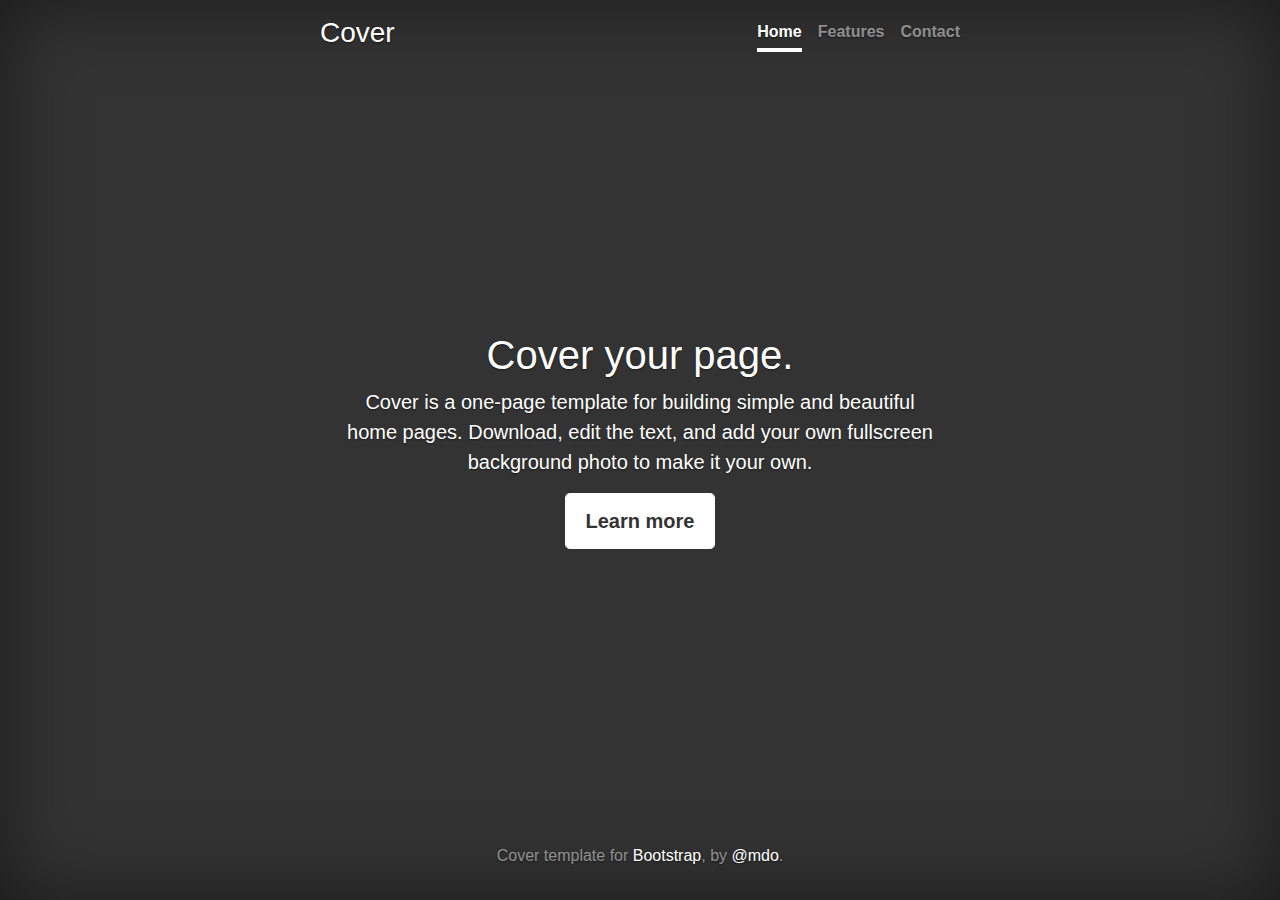
<file: static/bootstrap/docs/4.0/examples/cover/index.html>
<!doctype html>
<html lang="en">
  <head>
    <meta charset="utf-8">
    <meta name="viewport" content="width=device-width, initial-scale=1, shrink-to-fit=no">
    <meta name="description" content="">
    <meta name="author" content="">
    <link rel="icon" href="../../../../favicon.ico">

    <title>Cover Template for Bootstrap</title>

    <!-- Bootstrap core CSS -->
    <link href="../../../../dist/css/bootstrap.min.css" rel="stylesheet">

    <!-- Custom styles for this template -->
    <link href="cover.css" rel="stylesheet">
  </head>

  <body class="text-center">

    <div class="cover-container d-flex h-100 p-3 mx-auto flex-column">
      <header class="masthead mb-auto">
        <div class="inner">
          <h3 class="masthead-brand">Cover</h3>
          <nav class="nav nav-masthead justify-content-center">
            <a class="nav-link active" href="#">Home</a>
            <a class="nav-link" href="#">Features</a>
            <a class="nav-link" href="#">Contact</a>
          </nav>
        </div>
      </header>

      <main role="main" class="inner cover">
        <h1 class="cover-heading">Cover your page.</h1>
        <p class="lead">Cover is a one-page template for building simple and beautiful home pages. Download, edit the text, and add your own fullscreen background photo to make it your own.</p>
        <p class="lead">
          <a href="#" class="btn btn-lg btn-secondary">Learn more</a>
        </p>
      </main>

      <footer class="mastfoot mt-auto">
        <div class="inner">
          <p>Cover template for <a href="https://getbootstrap.com/">Bootstrap</a>, by <a href="https://twitter.com/mdo">@mdo</a>.</p>
        </div>
      </footer>
    </div>


    <!-- Bootstrap core JavaScript
    ================================================== -->
    <!-- Placed at the end of the document so the pages load faster -->
    <script src="https://code.jquery.com/jquery-3.2.1.slim.min.js" integrity="sha384-KJ3o2DKtIkvYIK3UENzmM7KCkRr/rE9/Qpg6aAZGJwFDMVNA/GpGFF93hXpG5KkN" crossorigin="anonymous"></script>
    <script>window.jQuery || document.write('<script src="../../../../assets/js/vendor/jquery-slim.min.js"><\/script>')</script>
    <script src="../../../../assets/js/vendor/popper.min.js"></script>
    <script src="../../../../dist/js/bootstrap.min.js"></script>
  </body>
</html>
</file>
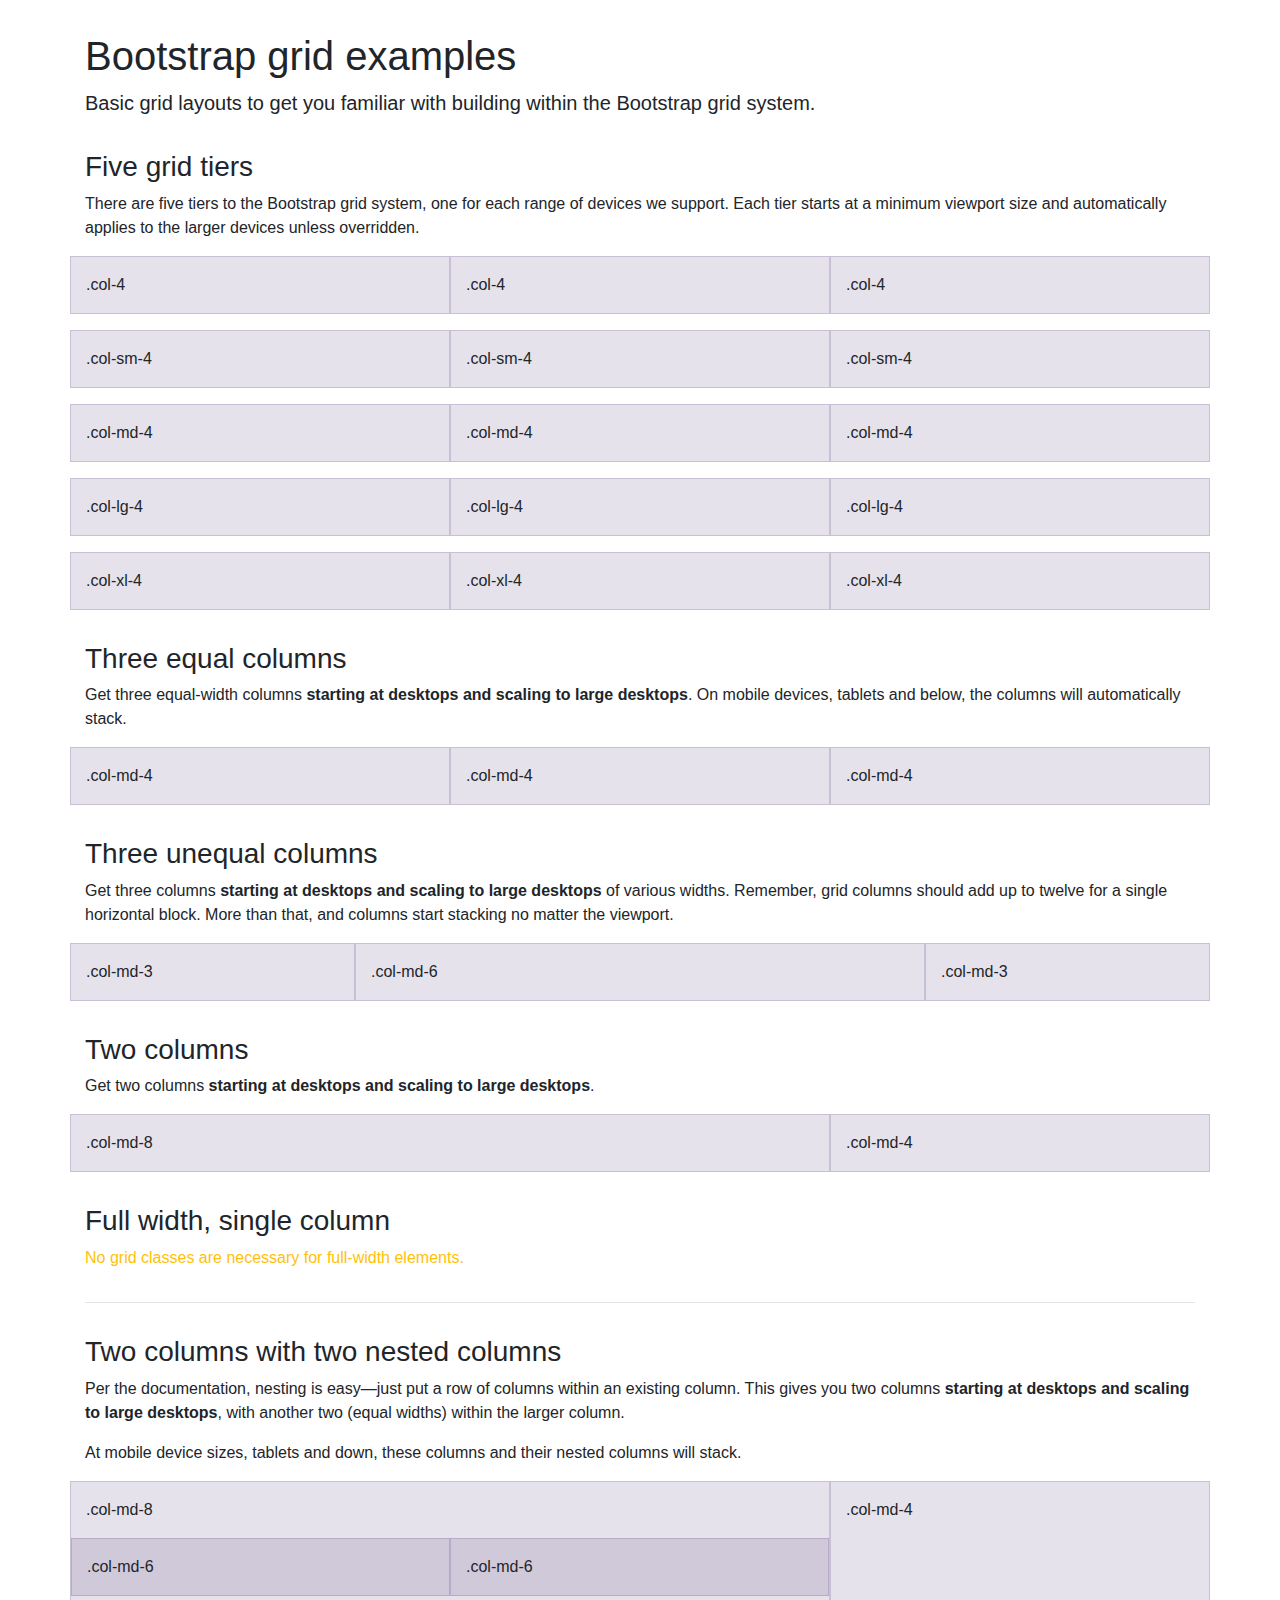
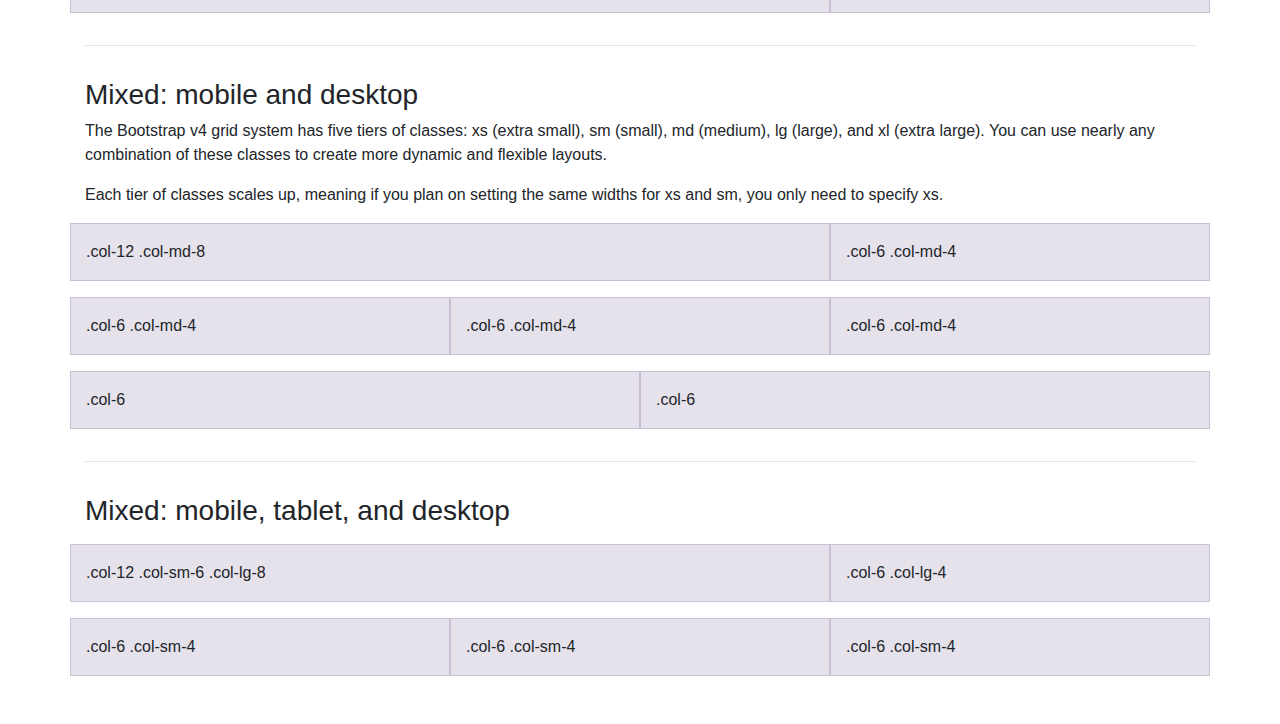
<file: static/bootstrap/docs/4.0/examples/grid/index.html>
<!doctype html>
<html lang="en">
  <head>
    <meta charset="utf-8">
    <meta name="viewport" content="width=device-width, initial-scale=1, shrink-to-fit=no">
    <meta name="description" content="">
    <meta name="author" content="">
    <link rel="icon" href="../../../../favicon.ico">

    <title>Grid Template for Bootstrap</title>

    <!-- Bootstrap core CSS -->
    <link href="../../../../dist/css/bootstrap.min.css" rel="stylesheet">

    <!-- Custom styles for this template -->
    <link href="grid.css" rel="stylesheet">
  </head>

  <body>
    <div class="container">

      <h1>Bootstrap grid examples</h1>
      <p class="lead">Basic grid layouts to get you familiar with building within the Bootstrap grid system.</p>

      <h3>Five grid tiers</h3>
      <p>There are five tiers to the Bootstrap grid system, one for each range of devices we support. Each tier starts at a minimum viewport size and automatically applies to the larger devices unless overridden.</p>

      <div class="row">
        <div class="col-4">.col-4</div>
        <div class="col-4">.col-4</div>
        <div class="col-4">.col-4</div>
      </div>

      <div class="row">
        <div class="col-sm-4">.col-sm-4</div>
        <div class="col-sm-4">.col-sm-4</div>
        <div class="col-sm-4">.col-sm-4</div>
      </div>

      <div class="row">
        <div class="col-md-4">.col-md-4</div>
        <div class="col-md-4">.col-md-4</div>
        <div class="col-md-4">.col-md-4</div>
      </div>

      <div class="row">
        <div class="col-lg-4">.col-lg-4</div>
        <div class="col-lg-4">.col-lg-4</div>
        <div class="col-lg-4">.col-lg-4</div>
      </div>

      <div class="row">
        <div class="col-xl-4">.col-xl-4</div>
        <div class="col-xl-4">.col-xl-4</div>
        <div class="col-xl-4">.col-xl-4</div>
      </div>

      <h3>Three equal columns</h3>
      <p>Get three equal-width columns <strong>starting at desktops and scaling to large desktops</strong>. On mobile devices, tablets and below, the columns will automatically stack.</p>
      <div class="row">
        <div class="col-md-4">.col-md-4</div>
        <div class="col-md-4">.col-md-4</div>
        <div class="col-md-4">.col-md-4</div>
      </div>

      <h3>Three unequal columns</h3>
      <p>Get three columns <strong>starting at desktops and scaling to large desktops</strong> of various widths. Remember, grid columns should add up to twelve for a single horizontal block. More than that, and columns start stacking no matter the viewport.</p>
      <div class="row">
        <div class="col-md-3">.col-md-3</div>
        <div class="col-md-6">.col-md-6</div>
        <div class="col-md-3">.col-md-3</div>
      </div>

      <h3>Two columns</h3>
      <p>Get two columns <strong>starting at desktops and scaling to large desktops</strong>.</p>
      <div class="row">
        <div class="col-md-8">.col-md-8</div>
        <div class="col-md-4">.col-md-4</div>
      </div>

      <h3>Full width, single column</h3>
      <p class="text-warning">No grid classes are necessary for full-width elements.</p>

      <hr>

      <h3>Two columns with two nested columns</h3>
      <p>Per the documentation, nesting is easy—just put a row of columns within an existing column. This gives you two columns <strong>starting at desktops and scaling to large desktops</strong>, with another two (equal widths) within the larger column.</p>
      <p>At mobile device sizes, tablets and down, these columns and their nested columns will stack.</p>
      <div class="row">
        <div class="col-md-8">
          .col-md-8
          <div class="row">
            <div class="col-md-6">.col-md-6</div>
            <div class="col-md-6">.col-md-6</div>
          </div>
        </div>
        <div class="col-md-4">.col-md-4</div>
      </div>

      <hr>

      <h3>Mixed: mobile and desktop</h3>
      <p>The Bootstrap v4 grid system has five tiers of classes: xs (extra small), sm (small), md (medium), lg (large), and xl (extra large). You can use nearly any combination of these classes to create more dynamic and flexible layouts.</p>
      <p>Each tier of classes scales up, meaning if you plan on setting the same widths for xs and sm, you only need to specify xs.</p>
      <div class="row">
        <div class="col-12 col-md-8">.col-12 .col-md-8</div>
        <div class="col-6 col-md-4">.col-6 .col-md-4</div>
      </div>
      <div class="row">
        <div class="col-6 col-md-4">.col-6 .col-md-4</div>
        <div class="col-6 col-md-4">.col-6 .col-md-4</div>
        <div class="col-6 col-md-4">.col-6 .col-md-4</div>
      </div>
      <div class="row">
        <div class="col-6">.col-6</div>
        <div class="col-6">.col-6</div>
      </div>

      <hr>

      <h3>Mixed: mobile, tablet, and desktop</h3>
      <p></p>
      <div class="row">
        <div class="col-12 col-sm-6 col-lg-8">.col-12 .col-sm-6 .col-lg-8</div>
        <div class="col-6 col-lg-4">.col-6 .col-lg-4</div>
      </div>
      <div class="row">
        <div class="col-6 col-sm-4">.col-6 .col-sm-4</div>
        <div class="col-6 col-sm-4">.col-6 .col-sm-4</div>
        <div class="col-6 col-sm-4">.col-6 .col-sm-4</div>
      </div>

    </div> <!-- /container -->
  </body>
</html>
</file>
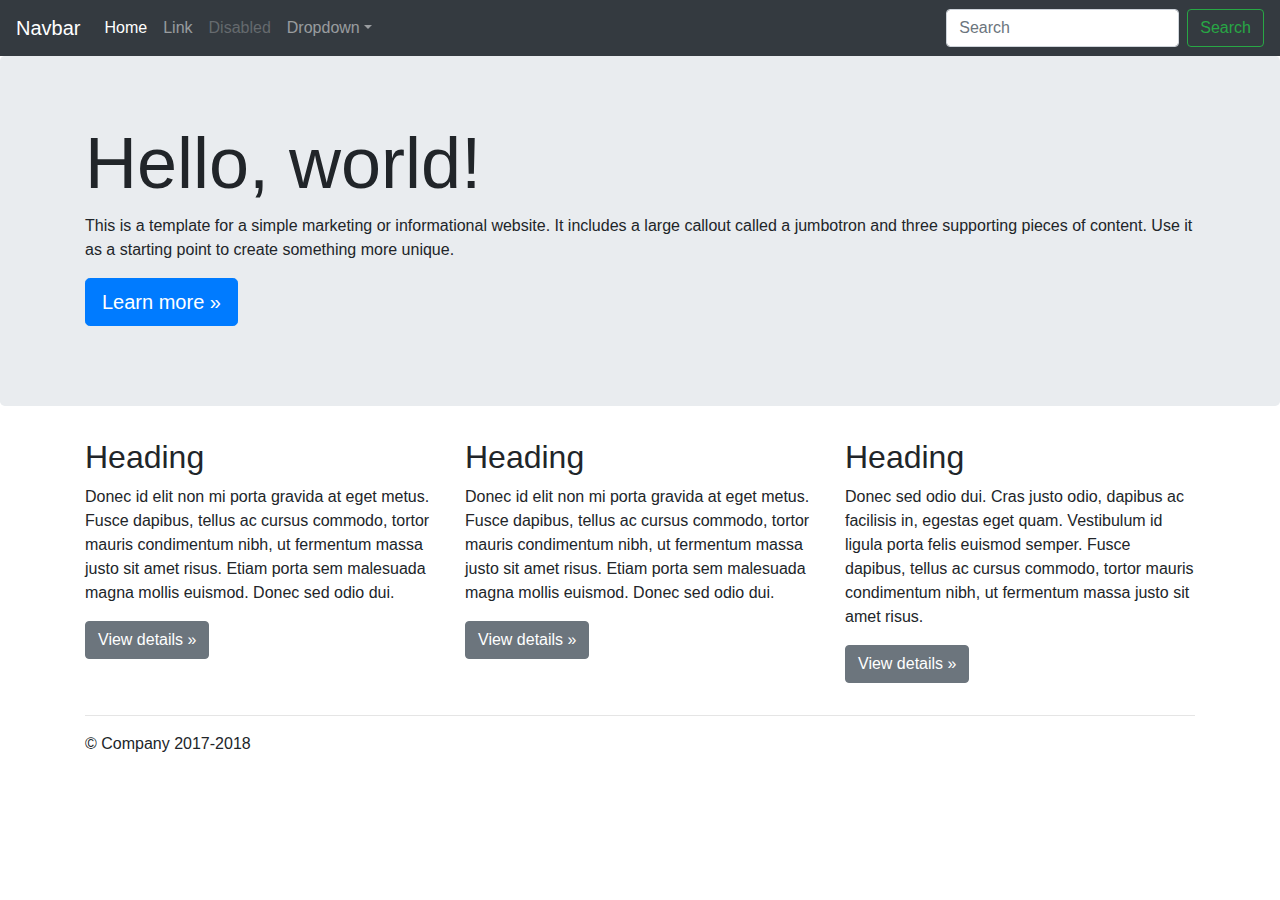
<file: static/bootstrap/docs/4.0/examples/jumbotron/index.html>
<!doctype html>
<html lang="en">
  <head>
    <meta charset="utf-8">
    <meta name="viewport" content="width=device-width, initial-scale=1, shrink-to-fit=no">
    <meta name="description" content="">
    <meta name="author" content="">
    <link rel="icon" href="../../../../favicon.ico">

    <title>Jumbotron Template for Bootstrap</title>

    <!-- Bootstrap core CSS -->
    <link href="../../../../dist/css/bootstrap.min.css" rel="stylesheet">

    <!-- Custom styles for this template -->
    <link href="jumbotron.css" rel="stylesheet">
  </head>

  <body>

    <nav class="navbar navbar-expand-md navbar-dark fixed-top bg-dark">
      <a class="navbar-brand" href="#">Navbar</a>
      <button class="navbar-toggler" type="button" data-toggle="collapse" data-target="#navbarsExampleDefault" aria-controls="navbarsExampleDefault" aria-expanded="false" aria-label="Toggle navigation">
        <span class="navbar-toggler-icon"></span>
      </button>

      <div class="collapse navbar-collapse" id="navbarsExampleDefault">
        <ul class="navbar-nav mr-auto">
          <li class="nav-item active">
            <a class="nav-link" href="#">Home <span class="sr-only">(current)</span></a>
          </li>
          <li class="nav-item">
            <a class="nav-link" href="#">Link</a>
          </li>
          <li class="nav-item">
            <a class="nav-link disabled" href="#">Disabled</a>
          </li>
          <li class="nav-item dropdown">
            <a class="nav-link dropdown-toggle" href="http://example.com" id="dropdown01" data-toggle="dropdown" aria-haspopup="true" aria-expanded="false">Dropdown</a>
            <div class="dropdown-menu" aria-labelledby="dropdown01">
              <a class="dropdown-item" href="#">Action</a>
              <a class="dropdown-item" href="#">Another action</a>
              <a class="dropdown-item" href="#">Something else here</a>
            </div>
          </li>
        </ul>
        <form class="form-inline my-2 my-lg-0">
          <input class="form-control mr-sm-2" type="text" placeholder="Search" aria-label="Search">
          <button class="btn btn-outline-success my-2 my-sm-0" type="submit">Search</button>
        </form>
      </div>
    </nav>

    <main role="main">

      <!-- Main jumbotron for a primary marketing message or call to action -->
      <div class="jumbotron">
        <div class="container">
          <h1 class="display-3">Hello, world!</h1>
          <p>This is a template for a simple marketing or informational website. It includes a large callout called a jumbotron and three supporting pieces of content. Use it as a starting point to create something more unique.</p>
          <p><a class="btn btn-primary btn-lg" href="#" role="button">Learn more &raquo;</a></p>
        </div>
      </div>

      <div class="container">
        <!-- Example row of columns -->
        <div class="row">
          <div class="col-md-4">
            <h2>Heading</h2>
            <p>Donec id elit non mi porta gravida at eget metus. Fusce dapibus, tellus ac cursus commodo, tortor mauris condimentum nibh, ut fermentum massa justo sit amet risus. Etiam porta sem malesuada magna mollis euismod. Donec sed odio dui. </p>
            <p><a class="btn btn-secondary" href="#" role="button">View details &raquo;</a></p>
          </div>
          <div class="col-md-4">
            <h2>Heading</h2>
            <p>Donec id elit non mi porta gravida at eget metus. Fusce dapibus, tellus ac cursus commodo, tortor mauris condimentum nibh, ut fermentum massa justo sit amet risus. Etiam porta sem malesuada magna mollis euismod. Donec sed odio dui. </p>
            <p><a class="btn btn-secondary" href="#" role="button">View details &raquo;</a></p>
          </div>
          <div class="col-md-4">
            <h2>Heading</h2>
            <p>Donec sed odio dui. Cras justo odio, dapibus ac facilisis in, egestas eget quam. Vestibulum id ligula porta felis euismod semper. Fusce dapibus, tellus ac cursus commodo, tortor mauris condimentum nibh, ut fermentum massa justo sit amet risus.</p>
            <p><a class="btn btn-secondary" href="#" role="button">View details &raquo;</a></p>
          </div>
        </div>

        <hr>

      </div> <!-- /container -->

    </main>

    <footer class="container">
      <p>&copy; Company 2017-2018</p>
    </footer>

    <!-- Bootstrap core JavaScript
    ================================================== -->
    <!-- Placed at the end of the document so the pages load faster -->
    <script src="https://code.jquery.com/jquery-3.2.1.slim.min.js" integrity="sha384-KJ3o2DKtIkvYIK3UENzmM7KCkRr/rE9/Qpg6aAZGJwFDMVNA/GpGFF93hXpG5KkN" crossorigin="anonymous"></script>
    <script>window.jQuery || document.write('<script src="../../../../assets/js/vendor/jquery-slim.min.js"><\/script>')</script>
    <script src="../../../../assets/js/vendor/popper.min.js"></script>
    <script src="../../../../dist/js/bootstrap.min.js"></script>
  </body>
</html>
</file>
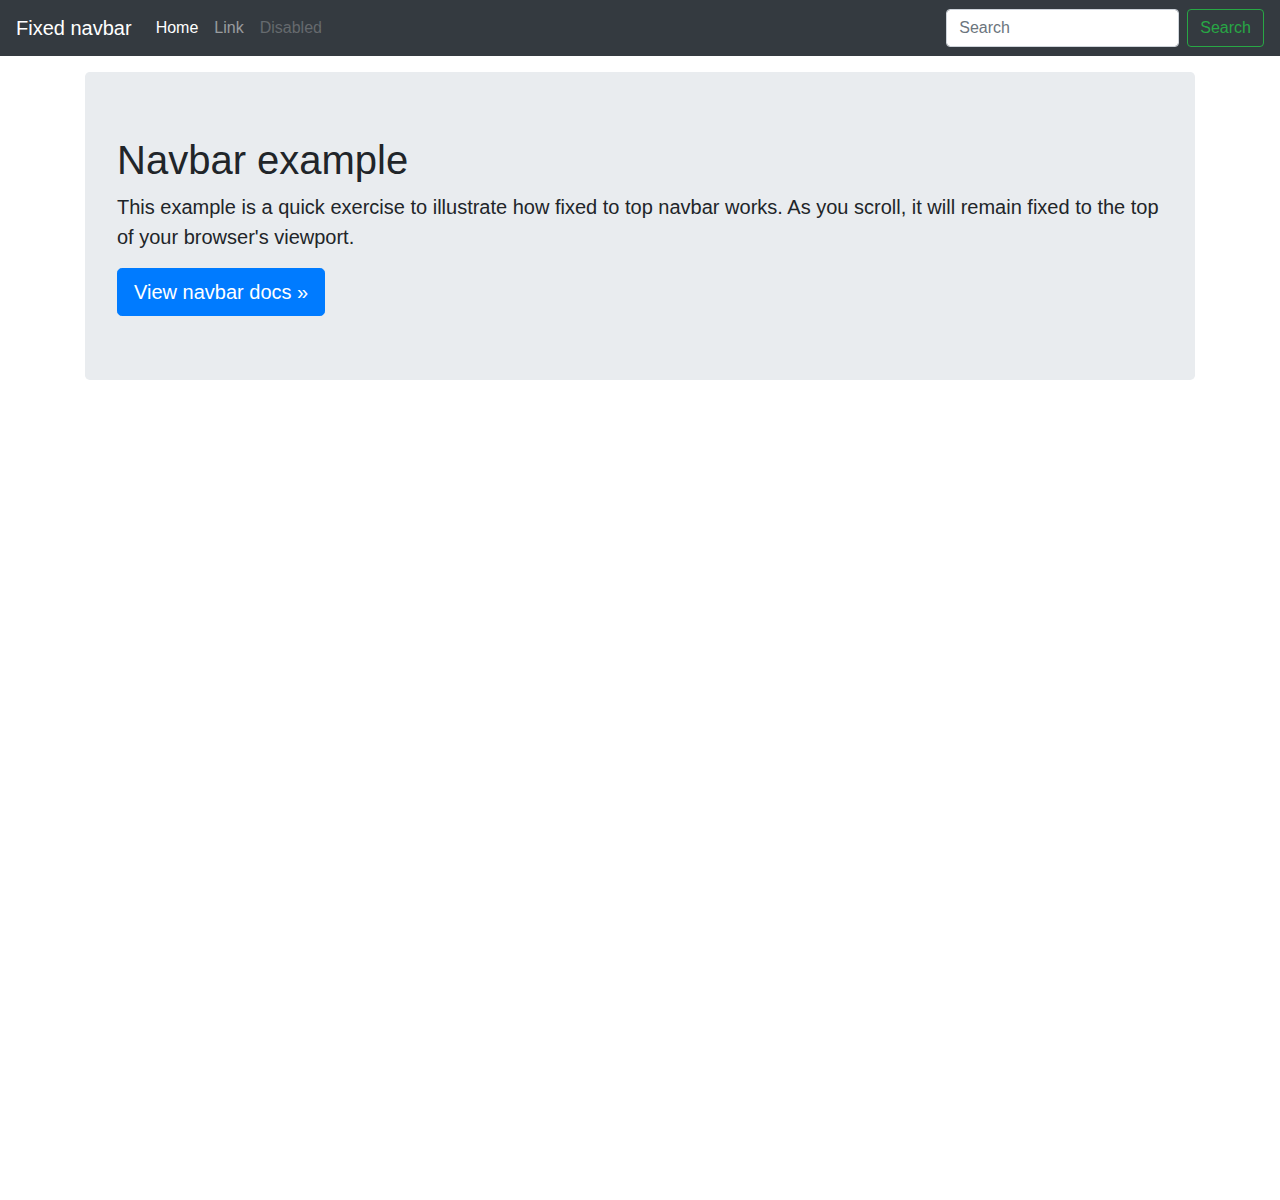
<file: static/bootstrap/docs/4.0/examples/navbar-fixed/index.html>
<!doctype html>
<html lang="en">
  <head>
    <meta charset="utf-8">
    <meta name="viewport" content="width=device-width, initial-scale=1, shrink-to-fit=no">
    <meta name="description" content="">
    <meta name="author" content="">
    <link rel="icon" href="../../../../favicon.ico">

    <title>Fixed top navbar example for Bootstrap</title>

    <!-- Bootstrap core CSS -->
    <link href="../../../../dist/css/bootstrap.min.css" rel="stylesheet">

    <!-- Custom styles for this template -->
    <link href="navbar-top-fixed.css" rel="stylesheet">
  </head>

  <body>

    <nav class="navbar navbar-expand-md navbar-dark fixed-top bg-dark">
      <a class="navbar-brand" href="#">Fixed navbar</a>
      <button class="navbar-toggler" type="button" data-toggle="collapse" data-target="#navbarCollapse" aria-controls="navbarCollapse" aria-expanded="false" aria-label="Toggle navigation">
        <span class="navbar-toggler-icon"></span>
      </button>
      <div class="collapse navbar-collapse" id="navbarCollapse">
        <ul class="navbar-nav mr-auto">
          <li class="nav-item active">
            <a class="nav-link" href="#">Home <span class="sr-only">(current)</span></a>
          </li>
          <li class="nav-item">
            <a class="nav-link" href="#">Link</a>
          </li>
          <li class="nav-item">
            <a class="nav-link disabled" href="#">Disabled</a>
          </li>
        </ul>
        <form class="form-inline mt-2 mt-md-0">
          <input class="form-control mr-sm-2" type="text" placeholder="Search" aria-label="Search">
          <button class="btn btn-outline-success my-2 my-sm-0" type="submit">Search</button>
        </form>
      </div>
    </nav>

    <main role="main" class="container">
      <div class="jumbotron">
        <h1>Navbar example</h1>
        <p class="lead">This example is a quick exercise to illustrate how fixed to top navbar works. As you scroll, it will remain fixed to the top of your browser's viewport.</p>
        <a class="btn btn-lg btn-primary" href="../../components/navbar/" role="button">View navbar docs &raquo;</a>
      </div>
    </main>

    <!-- Bootstrap core JavaScript
    ================================================== -->
    <!-- Placed at the end of the document so the pages load faster -->
    <script src="https://code.jquery.com/jquery-3.2.1.slim.min.js" integrity="sha384-KJ3o2DKtIkvYIK3UENzmM7KCkRr/rE9/Qpg6aAZGJwFDMVNA/GpGFF93hXpG5KkN" crossorigin="anonymous"></script>
    <script>window.jQuery || document.write('<script src="../../../../assets/js/vendor/jquery-slim.min.js"><\/script>')</script>
    <script src="../../../../assets/js/vendor/popper.min.js"></script>
    <script src="../../../../dist/js/bootstrap.min.js"></script>
  </body>
</html>
</file>
<file: static/bootstrap/docs/4.0/examples/album/album.css>
:root {
  --jumbotron-padding-y: 3rem;
}

.jumbotron {
  padding-top: var(--jumbotron-padding-y);
  padding-bottom: var(--jumbotron-padding-y);
  margin-bottom: 0;
  background-color: #fff;
}
@media (min-width: 768px) {
  .jumbotron {
    padding-top: calc(var(--jumbotron-padding-y) * 2);
    padding-bottom: calc(var(--jumbotron-padding-y) * 2);
  }
}

.jumbotron p:last-child {
  margin-bottom: 0;
}

.jumbotron-heading {
  font-weight: 300;
}

.jumbotron .container {
  max-width: 40rem;
}

footer {
  padding-top: 3rem;
  padding-bottom: 3rem;
}

footer p {
  margin-bottom: .25rem;
}

.box-shadow { box-shadow: 0 .25rem .75rem rgba(0, 0, 0, .05); }
</file>
<file: static/bootstrap/docs/4.0/examples/blog/blog.css>
/* stylelint-disable selector-list-comma-newline-after */

.blog-header {
  line-height: 1;
  border-bottom: 1px solid #e5e5e5;
}

.blog-header-logo {
  font-family: "Playfair Display", Georgia, "Times New Roman", serif;
  font-size: 2.25rem;
}

.blog-header-logo:hover {
  text-decoration: none;
}

h1, h2, h3, h4, h5, h6 {
  font-family: "Playfair Display", Georgia, "Times New Roman", serif;
}

.display-4 {
  font-size: 2.5rem;
}
@media (min-width: 768px) {
  .display-4 {
    font-size: 3rem;
  }
}

.nav-scroller {
  position: relative;
  z-index: 2;
  height: 2.75rem;
  overflow-y: hidden;
}

.nav-scroller .nav {
  display: -webkit-box;
  display: -ms-flexbox;
  display: flex;
  -ms-flex-wrap: nowrap;
  flex-wrap: nowrap;
  padding-bottom: 1rem;
  margin-top: -1px;
  overflow-x: auto;
  text-align: center;
  white-space: nowrap;
  -webkit-overflow-scrolling: touch;
}

.nav-scroller .nav-link {
  padding-top: .75rem;
  padding-bottom: .75rem;
  font-size: .875rem;
}

.card-img-right {
  height: 100%;
  border-radius: 0 3px 3px 0;
}

.flex-auto {
  -ms-flex: 0 0 auto;
  -webkit-box-flex: 0;
  flex: 0 0 auto;
}

.h-250 { height: 250px; }
@media (min-width: 768px) {
  .h-md-250 { height: 250px; }
}

.border-top { border-top: 1px solid #e5e5e5; }
.border-bottom { border-bottom: 1px solid #e5e5e5; }

.box-shadow { box-shadow: 0 .25rem .75rem rgba(0, 0, 0, .05); }

/*
 * Blog name and description
 */
.blog-title {
  margin-bottom: 0;
  font-size: 2rem;
  font-weight: 400;
}
.blog-description {
  font-size: 1.1rem;
  color: #999;
}

@media (min-width: 40em) {
  .blog-title {
    font-size: 3.5rem;
  }
}

/* Pagination */
.blog-pagination {
  margin-bottom: 4rem;
}
.blog-pagination > .btn {
  border-radius: 2rem;
}

/*
 * Blog posts
 */
.blog-post {
  margin-bottom: 4rem;
}
.blog-post-title {
  margin-bottom: .25rem;
  font-size: 2.5rem;
}
.blog-post-meta {
  margin-bottom: 1.25rem;
  color: #999;
}

/*
 * Footer
 */
.blog-footer {
  padding: 2.5rem 0;
  color: #999;
  text-align: center;
  background-color: #f9f9f9;
  border-top: .05rem solid #e5e5e5;
}
.blog-footer p:last-child {
  margin-bottom: 0;
}
</file>
<file: static/bootstrap/docs/4.0/examples/carousel/carousel.css>
/* GLOBAL STYLES
-------------------------------------------------- */
/* Padding below the footer and lighter body text */

body {
  padding-top: 3rem;
  padding-bottom: 3rem;
  color: #5a5a5a;
}


/* CUSTOMIZE THE CAROUSEL
-------------------------------------------------- */

/* Carousel base class */
.carousel {
  margin-bottom: 4rem;
}
/* Since positioning the image, we need to help out the caption */
.carousel-caption {
  bottom: 3rem;
  z-index: 10;
}

/* Declare heights because of positioning of img element */
.carousel-item {
  height: 32rem;
  background-color: #777;
}
.carousel-item > img {
  position: absolute;
  top: 0;
  left: 0;
  min-width: 100%;
  height: 32rem;
}


/* MARKETING CONTENT
-------------------------------------------------- */

/* Center align the text within the three columns below the carousel */
.marketing .col-lg-4 {
  margin-bottom: 1.5rem;
  text-align: center;
}
.marketing h2 {
  font-weight: 400;
}
.marketing .col-lg-4 p {
  margin-right: .75rem;
  margin-left: .75rem;
}


/* Featurettes
------------------------- */

.featurette-divider {
  margin: 5rem 0; /* Space out the Bootstrap <hr> more */
}

/* Thin out the marketing headings */
.featurette-heading {
  font-weight: 300;
  line-height: 1;
  letter-spacing: -.05rem;
}


/* RESPONSIVE CSS
-------------------------------------------------- */

@media (min-width: 40em) {
  /* Bump up size of carousel content */
  .carousel-caption p {
    margin-bottom: 1.25rem;
    font-size: 1.25rem;
    line-height: 1.4;
  }

  .featurette-heading {
    font-size: 50px;
  }
}

@media (min-width: 62em) {
  .featurette-heading {
    margin-top: 7rem;
  }
}
</file>
<file: static/bootstrap/docs/4.0/examples/cover/cover.css>
/*
 * Globals
 */

/* Links */
a,
a:focus,
a:hover {
  color: #fff;
}

/* Custom default button */
.btn-secondary,
.btn-secondary:hover,
.btn-secondary:focus {
  color: #333;
  text-shadow: none; /* Prevent inheritance from `body` */
  background-color: #fff;
  border: .05rem solid #fff;
}


/*
 * Base structure
 */

html,
body {
  height: 100%;
  background-color: #333;
}

body {
  display: -ms-flexbox;
  display: -webkit-box;
  display: flex;
  -ms-flex-pack: center;
  -webkit-box-pack: center;
  justify-content: center;
  color: #fff;
  text-shadow: 0 .05rem .1rem rgba(0, 0, 0, .5);
  box-shadow: inset 0 0 5rem rgba(0, 0, 0, .5);
}

.cover-container {
  max-width: 42em;
}


/*
 * Header
 */
.masthead {
  margin-bottom: 2rem;
}

.masthead-brand {
  margin-bottom: 0;
}

.nav-masthead .nav-link {
  padding: .25rem 0;
  font-weight: 700;
  color: rgba(255, 255, 255, .5);
  background-color: transparent;
  border-bottom: .25rem solid transparent;
}

.nav-masthead .nav-link:hover,
.nav-masthead .nav-link:focus {
  border-bottom-color: rgba(255, 255, 255, .25);
}

.nav-masthead .nav-link + .nav-link {
  margin-left: 1rem;
}

.nav-masthead .active {
  color: #fff;
  border-bottom-color: #fff;
}

@media (min-width: 48em) {
  .masthead-brand {
    float: left;
  }
  .nav-masthead {
    float: right;
  }
}


/*
 * Cover
 */
.cover {
  padding: 0 1.5rem;
}
.cover .btn-lg {
  padding: .75rem 1.25rem;
  font-weight: 700;
}


/*
 * Footer
 */
.mastfoot {
  color: rgba(255, 255, 255, .5);
}
</file>
<file: static/bootstrap/docs/4.0/examples/grid/grid.css>
body {
  padding-top: 2rem;
  padding-bottom: 2rem;
}

h3 {
  margin-top: 2rem;
}

.row {
  margin-bottom: 1rem;
}
.row .row {
  margin-top: 1rem;
  margin-bottom: 0;
}
[class*="col-"] {
  padding-top: 1rem;
  padding-bottom: 1rem;
  background-color: rgba(86, 61, 124, .15);
  border: 1px solid rgba(86, 61, 124, .2);
}

hr {
  margin-top: 2rem;
  margin-bottom: 2rem;
}
</file>
<file: static/bootstrap/docs/4.0/examples/jumbotron/jumbotron.css>
/* Move down content because we have a fixed navbar that is 3.5rem tall */
body {
  padding-top: 3.5rem;
}
</file>
<file: static/bootstrap/docs/4.0/examples/navbar-fixed/navbar-top-fixed.css>
/* Show it is fixed to the top */
body {
  min-height: 75rem;
  padding-top: 4.5rem;
}
</file>
<file: static/bootstrap/js/tests/vendor/qunit.css>
/*!
 * QUnit 2.4.1
 * https://qunitjs.com/
 *
 * Copyright jQuery Foundation and other contributors
 * Released under the MIT license
 * https://jquery.org/license
 *
 * Date: 2017-10-22T05:12Z
 */

/** Font Family and Sizes */

#qunit-tests, #qunit-header, #qunit-banner, #qunit-testrunner-toolbar, #qunit-filteredTest, #qunit-userAgent, #qunit-testresult {
	font-family: "Helvetica Neue Light", "HelveticaNeue-Light", "Helvetica Neue", Calibri, Helvetica, Arial, sans-serif;
}

#qunit-testrunner-toolbar, #qunit-filteredTest, #qunit-userAgent, #qunit-testresult, #qunit-tests li { font-size: small; }
#qunit-tests { font-size: smaller; }


/** Resets */

#qunit-tests, #qunit-header, #qunit-banner, #qunit-filteredTest, #qunit-userAgent, #qunit-testresult, #qunit-modulefilter {
	margin: 0;
	padding: 0;
}


/** Header (excluding toolbar) */

#qunit-header {
	padding: 0.5em 0 0.5em 1em;

	color: #8699A4;
	background-color: #0D3349;

	font-size: 1.5em;
	line-height: 1em;
	font-weight: 400;

	border-radius: 5px 5px 0 0;
}

#qunit-header a {
	text-decoration: none;
	color: #C2CCD1;
}

#qunit-header a:hover,
#qunit-header a:focus {
	color: #FFF;
}

#qunit-banner {
	height: 5px;
}

#qunit-filteredTest {
	padding: 0.5em 1em 0.5em 1em;
	color: #366097;
	background-color: #F4FF77;
}

#qunit-userAgent {
	padding: 0.5em 1em 0.5em 1em;
	color: #FFF;
	background-color: #2B81AF;
	text-shadow: rgba(0, 0, 0, 0.5) 2px 2px 1px;
}


/** Toolbar */

#qunit-testrunner-toolbar {
	padding: 0.5em 1em 0.5em 1em;
	color: #5E740B;
	background-color: #EEE;
}

#qunit-testrunner-toolbar .clearfix {
	height: 0;
	clear: both;
}

#qunit-testrunner-toolbar label {
	display: inline-block;
}

#qunit-testrunner-toolbar input[type=checkbox],
#qunit-testrunner-toolbar input[type=radio] {
	margin: 3px;
	vertical-align: -2px;
}

#qunit-testrunner-toolbar input[type=text] {
	box-sizing: border-box;
	height: 1.6em;
}

.qunit-url-config,
.qunit-filter,
#qunit-modulefilter {
	display: inline-block;
	line-height: 2.1em;
}

.qunit-filter,
#qunit-modulefilter {
	float: right;
	position: relative;
	margin-left: 1em;
}

.qunit-url-config label {
	margin-right: 0.5em;
}

#qunit-modulefilter-search {
	box-sizing: border-box;
	width: 400px;
}

#qunit-modulefilter-search-container:after {
	position: absolute;
	right: 0.3em;
	content: "\25bc";
	color: black;
}

#qunit-modulefilter-dropdown {
	/* align with #qunit-modulefilter-search */
	box-sizing: border-box;
	width: 400px;
	position: absolute;
	right: 0;
	top: 50%;
	margin-top: 0.8em;

	border: 1px solid #D3D3D3;
	border-top: none;
	border-radius: 0 0 .25em .25em;
	color: #000;
	background-color: #F5F5F5;
	z-index: 99;
}

#qunit-modulefilter-dropdown a {
	color: inherit;
	text-decoration: none;
}

#qunit-modulefilter-dropdown .clickable.checked {
	font-weight: bold;
	color: #000;
	background-color: #D2E0E6;
}

#qunit-modulefilter-dropdown .clickable:hover {
	color: #FFF;
	background-color: #0D3349;
}

#qunit-modulefilter-actions {
	display: block;
	overflow: auto;

	/* align with #qunit-modulefilter-dropdown-list */
	font: smaller/1.5em sans-serif;
}

#qunit-modulefilter-dropdown #qunit-modulefilter-actions > * {
	box-sizing: border-box;
	max-height: 2.8em;
	display: block;
	padding: 0.4em;
}

#qunit-modulefilter-dropdown #qunit-modulefilter-actions > button {
	float: right;
	font: inherit;
}

#qunit-modulefilter-dropdown #qunit-modulefilter-actions > :last-child {
	/* insert padding to align with checkbox margins */
	padding-left: 3px;
}

#qunit-modulefilter-dropdown-list {
	max-height: 200px;
	overflow-y: auto;
	margin: 0;
	border-top: 2px groove threedhighlight;
	padding: 0.4em 0 0;
	font: smaller/1.5em sans-serif;
}

#qunit-modulefilter-dropdown-list li {
	white-space: nowrap;
	overflow: hidden;
	text-overflow: ellipsis;
}

#qunit-modulefilter-dropdown-list .clickable {
	display: block;
	padding-left: 0.15em;
}


/** Tests: Pass/Fail */

#qunit-tests {
	list-style-position: inside;
}

#qunit-tests li {
	padding: 0.4em 1em 0.4em 1em;
	border-bottom: 1px solid #FFF;
	list-style-position: inside;
}

#qunit-tests > li {
	display: none;
}

#qunit-tests li.running,
#qunit-tests li.pass,
#qunit-tests li.fail,
#qunit-tests li.skipped,
#qunit-tests li.aborted {
	display: list-item;
}

#qunit-tests.hidepass {
	position: relative;
}

#qunit-tests.hidepass li.running,
#qunit-tests.hidepass li.pass:not(.todo) {
	visibility: hidden;
	position: absolute;
	width:   0;
	height:  0;
	padding: 0;
	border:  0;
	margin:  0;
}

#qunit-tests li strong {
	cursor: pointer;
}

#qunit-tests li.skipped strong {
	cursor: default;
}

#qunit-tests li a {
	padding: 0.5em;
	color: #C2CCD1;
	text-decoration: none;
}

#qunit-tests li p a {
	padding: 0.25em;
	color: #6B6464;
}
#qunit-tests li a:hover,
#qunit-tests li a:focus {
	color: #000;
}

#qunit-tests li .runtime {
	float: right;
	font-size: smaller;
}

.qunit-assert-list {
	margin-top: 0.5em;
	padding: 0.5em;

	background-color: #FFF;

	border-radius: 5px;
}

.qunit-source {
	margin: 0.6em 0 0.3em;
}

.qunit-collapsed {
	display: none;
}

#qunit-tests table {
	border-collapse: collapse;
	margin-top: 0.2em;
}

#qunit-tests th {
	text-align: right;
	vertical-align: top;
	padding: 0 0.5em 0 0;
}

#qunit-tests td {
	vertical-align: top;
}

#qunit-tests pre {
	margin: 0;
	white-space: pre-wrap;
	word-wrap: break-word;
}

#qunit-tests del {
	color: #374E0C;
	background-color: #E0F2BE;
	text-decoration: none;
}

#qunit-tests ins {
	color: #500;
	background-color: #FFCACA;
	text-decoration: none;
}

/*** Test Counts */

#qunit-tests b.counts                       { color: #000; }
#qunit-tests b.passed                       { color: #5E740B; }
#qunit-tests b.failed                       { color: #710909; }

#qunit-tests li li {
	padding: 5px;
	background-color: #FFF;
	border-bottom: none;
	list-style-position: inside;
}

/*** Passing Styles */

#qunit-tests li li.pass {
	color: #3C510C;
	background-color: #FFF;
	border-left: 10px solid #C6E746;
}

#qunit-tests .pass                          { color: #528CE0; background-color: #D2E0E6; }
#qunit-tests .pass .test-name               { color: #366097; }

#qunit-tests .pass .test-actual,
#qunit-tests .pass .test-expected           { color: #999; }

#qunit-banner.qunit-pass                    { background-color: #C6E746; }

/*** Failing Styles */

#qunit-tests li li.fail {
	color: #710909;
	background-color: #FFF;
	border-left: 10px solid #EE5757;
	white-space: pre;
}

#qunit-tests > li:last-child {
	border-radius: 0 0 5px 5px;
}

#qunit-tests .fail                          { color: #000; background-color: #EE5757; }
#qunit-tests .fail .test-name,
#qunit-tests .fail .module-name             { color: #000; }

#qunit-tests .fail .test-actual             { color: #EE5757; }
#qunit-tests .fail .test-expected           { color: #008000; }

#qunit-banner.qunit-fail                    { background-color: #EE5757; }


/*** Aborted tests */
#qunit-tests .aborted { color: #000; background-color: orange; }
/*** Skipped tests */

#qunit-tests .skipped {
	background-color: #EBECE9;
}

#qunit-tests .qunit-todo-label,
#qunit-tests .qunit-skipped-label {
	background-color: #F4FF77;
	display: inline-block;
	font-style: normal;
	color: #366097;
	line-height: 1.8em;
	padding: 0 0.5em;
	margin: -0.4em 0.4em -0.4em 0;
}

#qunit-tests .qunit-todo-label {
	background-color: #EEE;
}

/** Result */

#qunit-testresult {
	color: #2B81AF;
	background-color: #D2E0E6;

	border-bottom: 1px solid #FFF;
}
#qunit-testresult .clearfix {
	height: 0;
	clear: both;
}
#qunit-testresult .module-name {
	font-weight: 700;
}
#qunit-testresult-display {
	padding: 0.5em 1em 0.5em 1em;
	width: 85%;
	float:left;
}
#qunit-testresult-controls {
	padding: 0.5em 1em 0.5em 1em;
  width: 10%;
	float:left;
}

/** Fixture */

#qunit-fixture {
	position: absolute;
	top: -10000px;
	left: -10000px;
	width: 1000px;
	height: 1000px;
}
</file>
